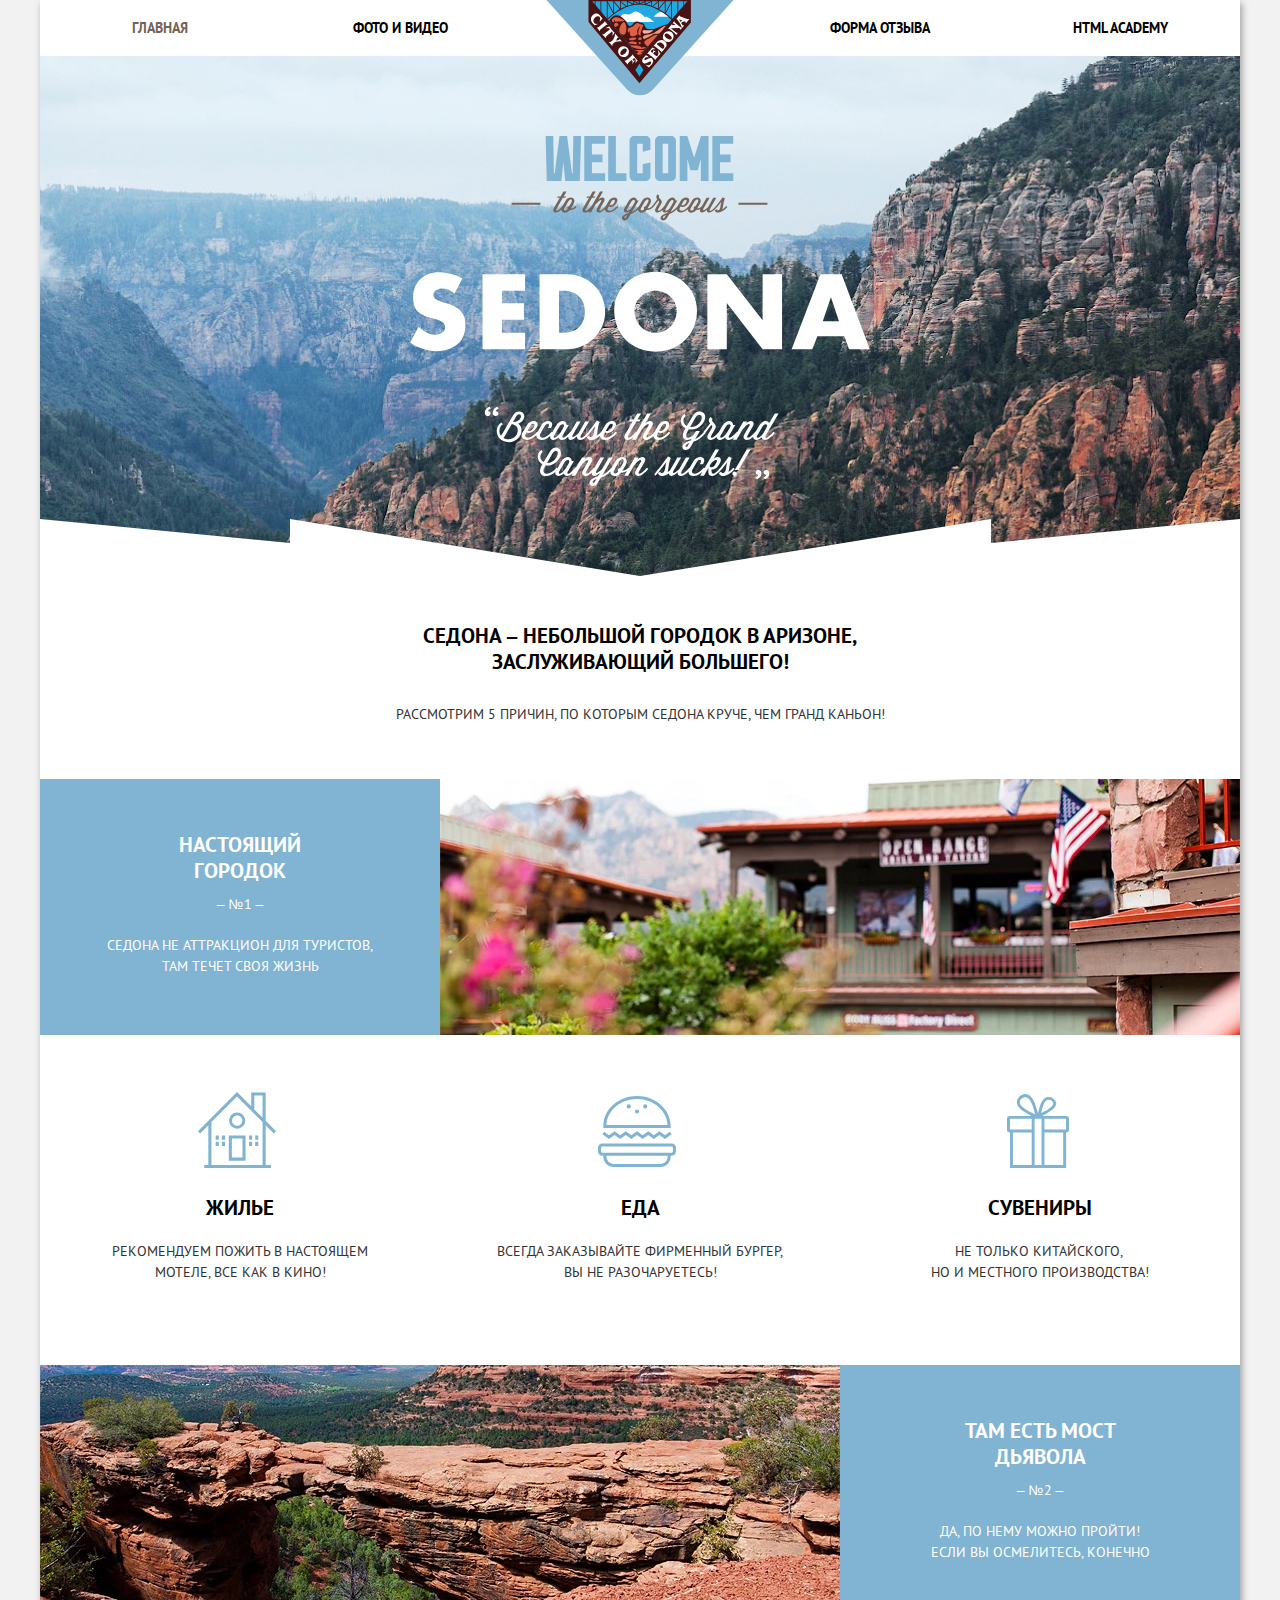
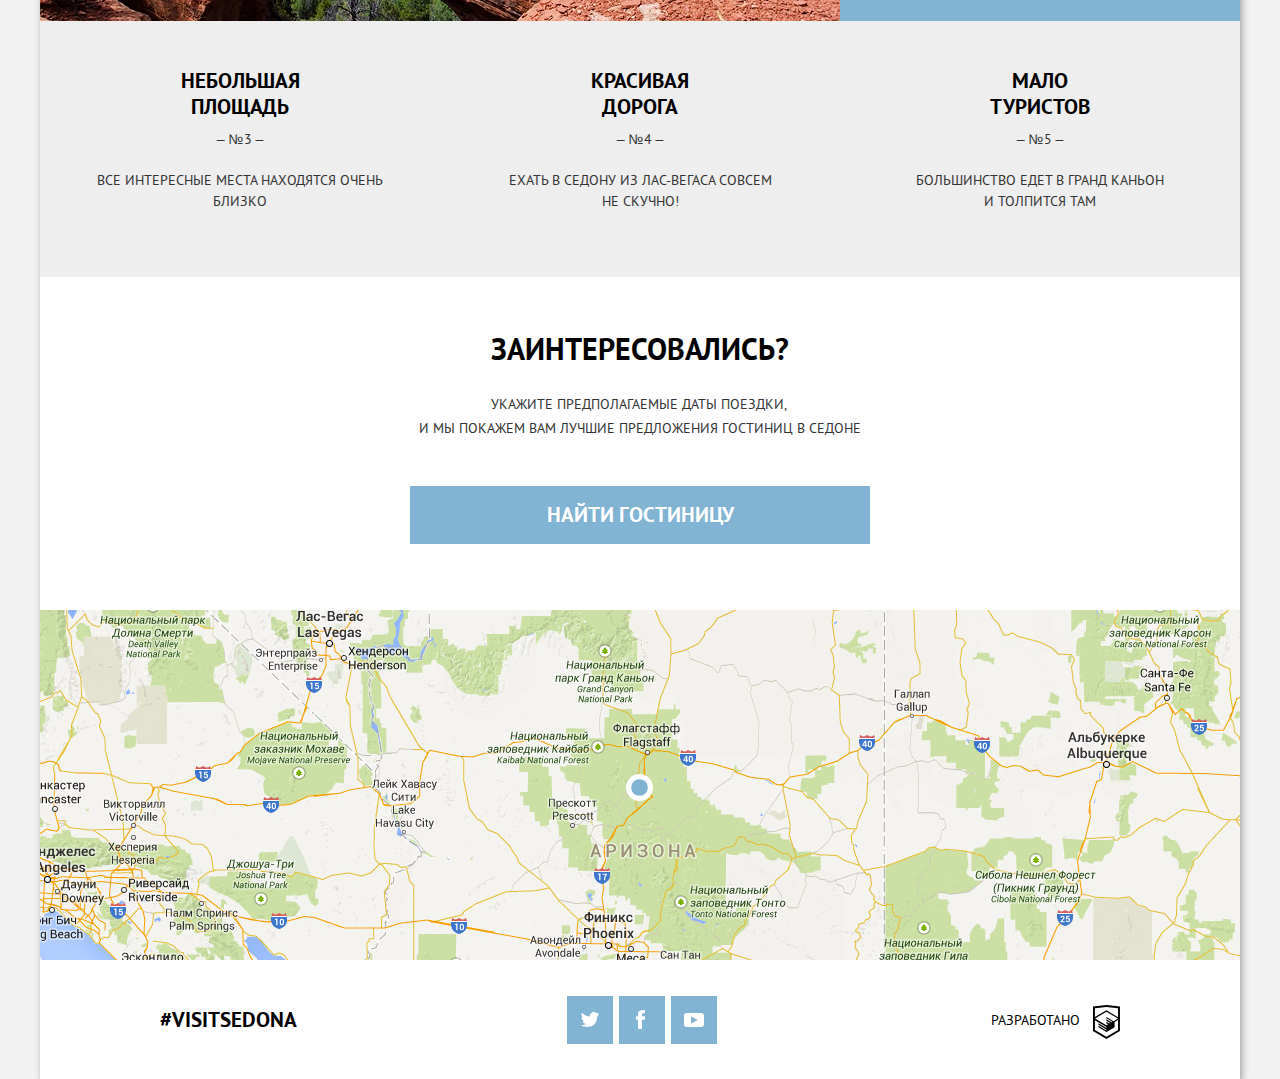
<file: index.html>
<!DOCTYPE html><html lang="ru"><head><meta charset="utf-8"><title>Седона</title><meta name="viewport" content="width=device-width,initial-scale=1"><link rel="preload" href="/fonts/ptsans.woff2" as="font"><link rel="preload" href="/fonts/ptsansbold.woff2" as="font"><link rel="stylesheet" href="css/style.min.css"></head><body><div style="display:none"><svg xmlns="http://www.w3.org/2000/svg"><symbol id="icon-build-htmlacademy"><path d="M13.62.017L13.472 0 0 1.412v24.661l13.473 8.017 13.43-7.99.042-.025V1.412L13.62.017zm11.399 12.11L13.495 5.334l-.001-.104-.087.05-.088-.056v.109L1.925 12.118V3.147l11.548-1.212L25.02 3.147v8.98zm-11.614-5.34L24.923 13.5l-4.479 2.64-7.093-4.221-.014 1.415 5.904 3.513-.86.507-5.03-2.992-.014 1.415 3.827 2.275-.782.523-3.031-1.787-.014 1.413 1.853 1.091-1.8 1.081-11.356-6.751 11.371-6.835zm-11.48 8.34l11.411 6.791.016 1.044-7.942-4.728-.015 1.416 7.979 4.795.018 1.076-7.973-4.74-.013 1.414 8.021 4.822.046.025 8.143-4.872-.011-5.177 3.415-2.036v10.021L13.472 31.85 1.925 24.979v-9.852z"></path></symbol><symbol id="icon-build-video-fullscreen"><path d="M0 0v6h3V3h3V0H3zm3 14H0v6h6v-3H3zM17 0h-3v3h3v3h3V0zm0 17h-3v3h6v-6h-3z"></path></symbol><symbol id="icon-build-video-replay"><path d="M8 4V0L3 5l5 5V6c3.315 0 6 2.686 6 6s-2.685 6-6 6-6-2.686-6-6H0c0 4.42 3.58 8 8 8s8-3.58 8-8-3.58-8-8-8z"></path></symbol><symbol id="icon-build-video-subtitles"><path d="M29 0H3C1.35 0 0 1.35 0 3v14c0 1.65 1.35 3 3 3h26c1.65 0 3-1.35 3-3V3c0-1.65-1.35-3-3-3zM14.403 15.854a8.61 8.61 0 0 1-1.678.164 5.986 5.986 0 0 1-1.976-.323c-.623-.214-1.172-.562-1.646-1.041s-.852-1.103-1.133-1.868c-.28-.766-.419-1.695-.419-2.786 0-1.134.157-2.085.471-2.851.315-.768.723-1.384 1.224-1.854a4.53 4.53 0 0 1 1.679-1.008 5.86 5.86 0 0 1 1.852-.307c.66 0 1.22.045 1.678.134.457.087.835.192 1.133.313l-.448 1.92a3.332 3.332 0 0 0-.902-.265A8.244 8.244 0 0 0 12.973 6c-.915 0-1.649.325-2.206.977-.558.651-.836 1.663-.836 3.031 0 .598.067 1.142.199 1.632.132.493.334.913.603 1.26.271.349.607.619 1.01.812.402.193.867.29 1.396.29.496 0 .915-.049 1.257-.148.342-.099.639-.227.893-.38l.463 1.841c-.354.249-.803.43-1.349.539zm8.698 0a8.618 8.618 0 0 1-1.678.164 5.986 5.986 0 0 1-1.976-.323c-.623-.214-1.172-.562-1.646-1.041s-.852-1.103-1.133-1.868c-.281-.767-.421-1.695-.421-2.786 0-1.134.157-2.085.471-2.851.314-.768.723-1.384 1.223-1.854a4.526 4.526 0 0 1 1.68-1.008 5.858 5.858 0 0 1 1.851-.307c.661 0 1.221.045 1.678.134a6.05 6.05 0 0 1 1.133.313l-.446 1.918a3.314 3.314 0 0 0-.901-.265A8.569 8.569 0 0 0 21.67 6c-.915 0-1.649.325-2.206.977-.558.651-.836 1.663-.836 3.031 0 .598.067 1.142.199 1.632.132.493.334.913.603 1.26.271.349.606.619 1.009.812.402.193.868.29 1.396.29.497 0 .915-.049 1.257-.148.342-.099.64-.227.894-.38l.463 1.841c-.353.249-.803.43-1.348.539z"></path></symbol></svg></div><div class="page-wrapper"><header class="page-header"><nav class="main-nav main-nav--closed main-nav--nojs"><button class="main-nav__toggle" type="button"><span class="visually-hidden">Открыть меню</span></button><ul class="main-nav__list site-list"><li class="site-list__item"><a class="site-list__link site-list__link--current">Главная</a></li><li class="site-list__item"><a class="site-list__link" href="photo.html">Фото и видео</a></li><li class="site-list__item"><a class="site-list__link" href="form.html">Форма отзыва</a></li><li class="site-list__item"><a class="site-list__link" href="https://htmlacademy.ru/">Html Academy</a></li></ul><a class="main-nav__logo"><picture><source media="(min-width: 1200px)" srcset="img/logo-sedona-desktop.svg"><source media="(min-width: 768px)" srcset="img/logo-sedona-tablet.svg"><img class="main-nav__logo-image" src="img/logo-sedona-mobile.svg" width="102" height="83" alt="Седона"></picture></a></nav><div class="page-header__image"><img class="page-header__text-logo" src="img/text-sedona-index.svg" width="284" height="214" alt="Текст логотипа"></div></header><main class="page-main"><div class="page-main__title-wrapper"><h1 class="page-main__title page-main__title--index">Седона &ndash; небольшой городок в Аризоне, заслуживающий большего!</h1><p class="page-main__title-description page-main__title-description--index">Рассмотрим 5 причин, по которым Седона круче, чем гранд каньон!</p></div><section class="advantages"><h2 class="visually-hidden">Наши преимущества</h2><div class="advantages__list"><div class="advantages__item-wrapper"><div class="advantages__item advantages__item--triangle"><h3 class="advantages__item-name">Настоящий городок</h3><p class="advantages__number advantages__number--color">&ndash; №1 &ndash;</p><p class="advantages__item-details">Седона не аттракцион для туристов, там течет своя жизнь</p></div><div class="advantages__photo-wrapper"><picture class="advantages__photo-positioner"><source type="image/webp" media="(min-width: 1200px)" srcset="img/main-city-desktop@1x.webp, img/main-city-desktop@2x.webp 2x"><source type="image/webp" media="(min-width: 768px)" srcset="img/main-city-tablet@1x.webp, img/main-city-tablet@2x.webp 2x"><source type="image/webp" srcset="img/main-city-mobile@1x.webp, img/main-city-mobile@2x.webp 2x"><source media="(min-width: 1200px)" srcset="img/main-city-desktop@1x.jpg, img/main-city-desktop@2x.jpg 2x"><source media="(min-width: 768px)" srcset="img/main-city-tablet@1x.jpg, img/main-city-tablet@2x.jpg 2x"><img class="advantages__photo" src="img/main-city-mobile@1x.jpg" srcset="img/main-city-mobile@2x.jpg 2x" alt="Фото города"></picture></div></div><ul class="advantages__features features-list"><li class="features-list__item features-list__item--icon-house"><b class="features-list__item-category">Жилье</b><p class="features-list__item-recomendation features-list__item-recomendation--house">Рекомендуем пожить в настоящем мотеле, все как в кино!</p></li><li class="features-list__item features-list__item--icon-gift"><b class="features-list__item-category">Cувениры</b><p class="features-list__item-recomendation features-list__item-recomendation--gift">Не только китайского,&nbsp;<br class="features-list__break-words">но и местного производства!</p></li><li class="features-list__item features-list__item--icon-burger"><b class="features-list__item-category">Еда</b><p class="features-list__item-recomendation features-list__item-recomendation--burger">Всегда заказывайте фирменный бургер, вы не разочаруетесь!</p></li></ul><div class="advantages__item-wrapper advantages__item-wrapper--reverse"><div class="advantages__item"><h3 class="advantages__item-name">Там есть мост дьявола</h3><p class="advantages__number advantages__number--color">&ndash; №2 &ndash;</p><p class="advantages__item-details advantages__item-details--desktop">Да, по нему можно пройти! Если вы осмелитесь, конечно</p></div><div class="advantages__photo-wrapper"><picture class="advantages__photo-positioner"><source type="image/webp" media="(min-width: 1200px)" srcset="img/main-bridge-desktop@1x.webp, img/main-bridge-desktop@2x.webp 2x"><source type="image/webp" media="(min-width: 768px)" srcset="img/main-bridge-tablet@1x.webp, img/main-bridge-tablet@2x.webp 2x"><source type="image/webp" srcset="img/main-bridge-mobile@1x.webp, img/main-bridge-mobile@2x.webp 2x"><source media="(min-width: 1200px)" srcset="img/main-bridge-desktop@1x.jpg, img/main-bridge-desktop@2x.jpg 2x"><source media="(min-width: 768px)" srcset="img/main-bridge-tablet@1x.jpg, img/main-bridge-tablet@2x.jpg 2x"><img class="advantages__photo" src="img/main-bridge-mobile@1x.jpg" srcset="img/main-bridge-mobile@2x.jpg 2x" alt="Фото моста дьявола"></picture></div></div><div class="advantages__item-wrapper advantages__item-wrapper--reset"><div class="advantages__item advantages__item--reset"><h3 class="advantages__item-name advantages__item-name--reset">Небольшая площадь</h3><p class="advantages__number advantages__number--reset">&ndash; №3 &ndash;</p><p class="advantages__item-details advantages__item-details--border advantages__item-details--width-desktop">Все интересные места находятся очень близко</p></div><div class="advantages__item advantages__item--reset"><h3 class="advantages__item-name advantages__item-name--reset">Красивая дорога</h3><p class="advantages__number advantages__number--reset">&ndash; №4 &ndash;</p><p class="advantages__item-details advantages__item-details--border advantages__item-details--width">Ехать в седону из лас-вегаса совсем не скучно!</p></div><div class="advantages__item advantages__item--reset"><h3 class="advantages__item-name advantages__item-name--reset">Мало туристов</h3><p class="advantages__number advantages__number--reset">&ndash; №5 &ndash;</p><p class="advantages__item-details advantages__item-details--border advantages__item-details--noborder">Большинство едет в гранд каньон и толпится там</p></div></div></div></section><section class="book"><h2 class="book__title">Заинтересовались?</h2><p class="book__description">Укажите предполагаемые даты поездки,&nbsp;<br class="book__word-wrap">и мы покажем вам лучшие предложения гостиниц в седоне</p><a class="button button--search" href="#">Найти гостиницу</a></section><section class="map"><h2 class="visually-hidden">Карта поиска</h2><div class="map__image-wrapper"><picture><source media="(min-width: 1200px)" srcset="img/bg-map-desktop@1x.jpg, img/bg-map-desktop@2x.jpg 2x"><source media="(min-width: 768px)" srcset="img/bg-map-tablet@1x.jpg, img/bg-map-tablet@2x.jpg 2x"><img class="map__image" src="img/bg-map-mobile@1x.jpg" srcset="img/bg-map-mobile@2x.jpg 2x" alt="Карта поиска"></picture><div id="map" class="map__ineractive"></div></div></section></main><footer class="page-footer"><b class="page-footer__hashtag hashtag"><a class="hashtag__link" href="#">#visitsedona</a></b><div class="page-footer__social social"><ul class="social__list"><li class="social__item"><a class="social__link social__link--twitter" href="https://twitter.com"><span class="visually-hidden">Мы в Твиттер</span></a></li><li class="social__item"><a class="social__link social__link--facebook" href="https://www.facebook.com"><span class="visually-hidden">Мы в Фейсбук</span></a></li><li class="social__item"><a class="social__link social__link--youtube" href="https://www.youtube.com"><span class="visually-hidden">Мы на Ютюб</span></a></li></ul></div><div class="page-footer__copyright copyright"><b class="copyright__text">Разработано</b> <a class="copyright__link" href="https://htmlacademy.ru/intensive/adaptive"><span class="visually-hidden">HTML Academy</span> <svg class="copyright__link-logo" width="27px" height="34px"><use xlink:href="#icon-build-htmlacademy"></use></svg></a></div></footer></div><script src="js/index.min.js"></script><script src="https://api-maps.yandex.ru/2.1/?lang=ru_RU&onload=init" async=""> </script></body></html>
</file>
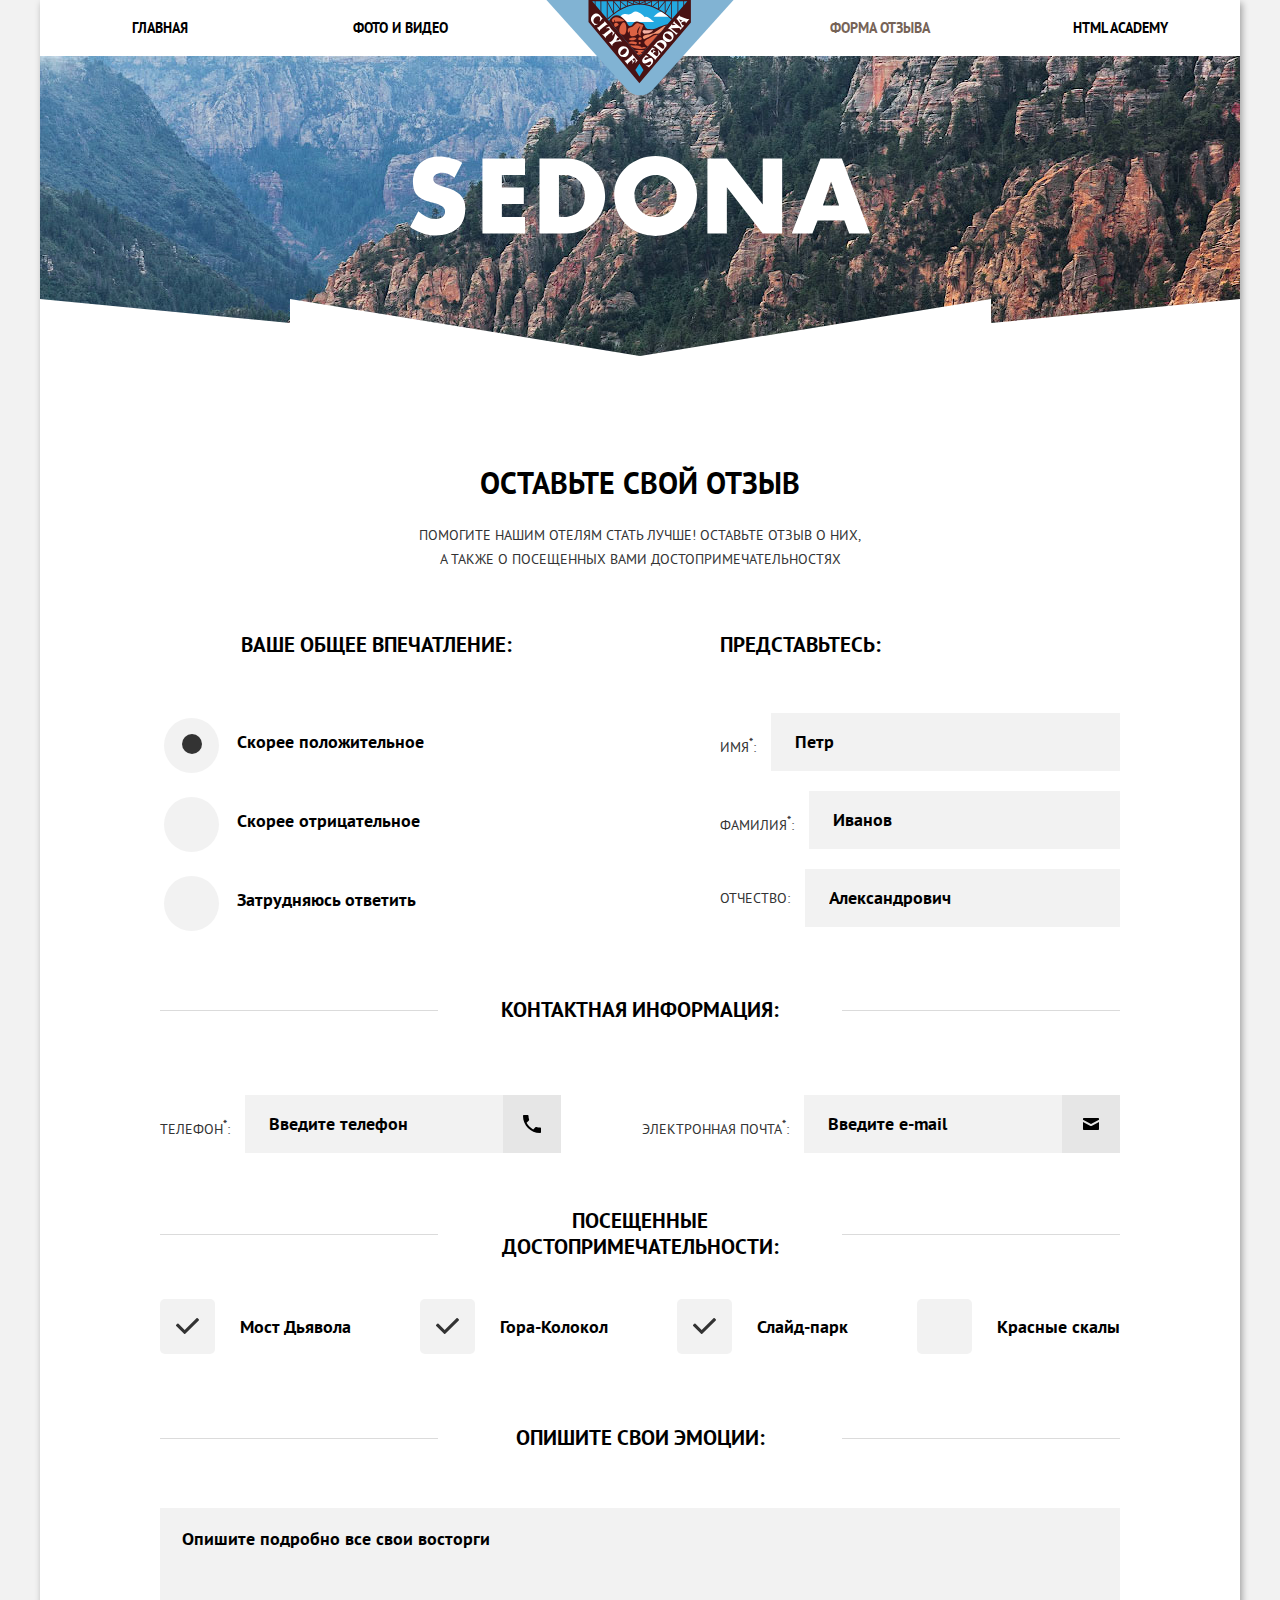
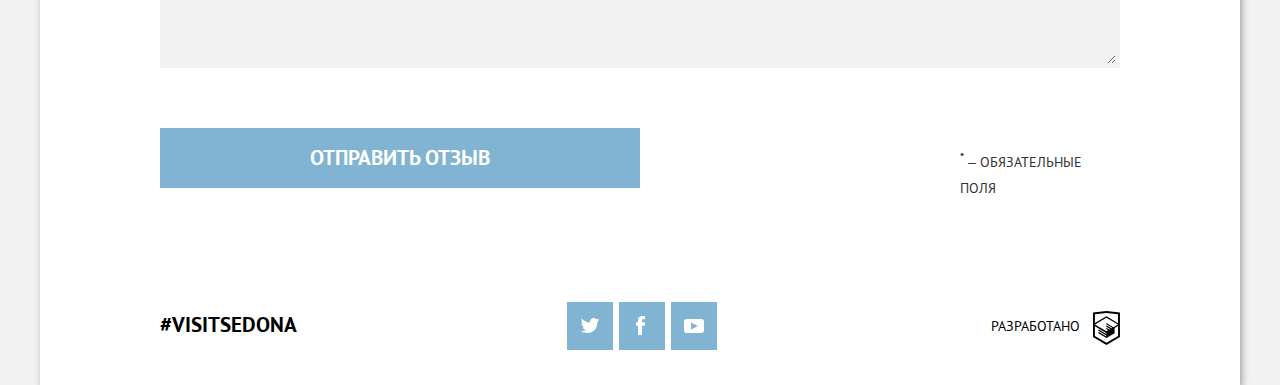
<file: form.html>
<!DOCTYPE html><html lang="ru"><head><meta charset="utf-8"><title>Форма отзывов</title><meta name="viewport" content="width=device-width,initial-scale=1"><link rel="preload" href="/fonts/ptsans.woff2" as="font"><link rel="preload" href="/fonts/ptsansbold.woff2" as="font"><link rel="stylesheet" href="css/style.min.css"></head><body><div style="display:none"><svg xmlns="http://www.w3.org/2000/svg"><symbol id="icon-build-htmlacademy"><path d="M13.62.017L13.472 0 0 1.412v24.661l13.473 8.017 13.43-7.99.042-.025V1.412L13.62.017zm11.399 12.11L13.495 5.334l-.001-.104-.087.05-.088-.056v.109L1.925 12.118V3.147l11.548-1.212L25.02 3.147v8.98zm-11.614-5.34L24.923 13.5l-4.479 2.64-7.093-4.221-.014 1.415 5.904 3.513-.86.507-5.03-2.992-.014 1.415 3.827 2.275-.782.523-3.031-1.787-.014 1.413 1.853 1.091-1.8 1.081-11.356-6.751 11.371-6.835zm-11.48 8.34l11.411 6.791.016 1.044-7.942-4.728-.015 1.416 7.979 4.795.018 1.076-7.973-4.74-.013 1.414 8.021 4.822.046.025 8.143-4.872-.011-5.177 3.415-2.036v10.021L13.472 31.85 1.925 24.979v-9.852z"></path></symbol><symbol id="icon-build-video-fullscreen"><path d="M0 0v6h3V3h3V0H3zm3 14H0v6h6v-3H3zM17 0h-3v3h3v3h3V0zm0 17h-3v3h6v-6h-3z"></path></symbol><symbol id="icon-build-video-replay"><path d="M8 4V0L3 5l5 5V6c3.315 0 6 2.686 6 6s-2.685 6-6 6-6-2.686-6-6H0c0 4.42 3.58 8 8 8s8-3.58 8-8-3.58-8-8-8z"></path></symbol><symbol id="icon-build-video-subtitles"><path d="M29 0H3C1.35 0 0 1.35 0 3v14c0 1.65 1.35 3 3 3h26c1.65 0 3-1.35 3-3V3c0-1.65-1.35-3-3-3zM14.403 15.854a8.61 8.61 0 0 1-1.678.164 5.986 5.986 0 0 1-1.976-.323c-.623-.214-1.172-.562-1.646-1.041s-.852-1.103-1.133-1.868c-.28-.766-.419-1.695-.419-2.786 0-1.134.157-2.085.471-2.851.315-.768.723-1.384 1.224-1.854a4.53 4.53 0 0 1 1.679-1.008 5.86 5.86 0 0 1 1.852-.307c.66 0 1.22.045 1.678.134.457.087.835.192 1.133.313l-.448 1.92a3.332 3.332 0 0 0-.902-.265A8.244 8.244 0 0 0 12.973 6c-.915 0-1.649.325-2.206.977-.558.651-.836 1.663-.836 3.031 0 .598.067 1.142.199 1.632.132.493.334.913.603 1.26.271.349.607.619 1.01.812.402.193.867.29 1.396.29.496 0 .915-.049 1.257-.148.342-.099.639-.227.893-.38l.463 1.841c-.354.249-.803.43-1.349.539zm8.698 0a8.618 8.618 0 0 1-1.678.164 5.986 5.986 0 0 1-1.976-.323c-.623-.214-1.172-.562-1.646-1.041s-.852-1.103-1.133-1.868c-.281-.767-.421-1.695-.421-2.786 0-1.134.157-2.085.471-2.851.314-.768.723-1.384 1.223-1.854a4.526 4.526 0 0 1 1.68-1.008 5.858 5.858 0 0 1 1.851-.307c.661 0 1.221.045 1.678.134a6.05 6.05 0 0 1 1.133.313l-.446 1.918a3.314 3.314 0 0 0-.901-.265A8.569 8.569 0 0 0 21.67 6c-.915 0-1.649.325-2.206.977-.558.651-.836 1.663-.836 3.031 0 .598.067 1.142.199 1.632.132.493.334.913.603 1.26.271.349.606.619 1.009.812.402.193.868.29 1.396.29.497 0 .915-.049 1.257-.148.342-.099.64-.227.894-.38l.463 1.841c-.353.249-.803.43-1.348.539z"></path></symbol></svg></div><div class="page-wrapper"><header class="page-header"><nav class="main-nav main-nav--closed main-nav--nojs"><button class="main-nav__toggle" type="button"><span class="visually-hidden">Открыть меню</span></button><ul class="main-nav__list site-list"><li class="site-list__item"><a class="site-list__link" href="index.html">Главная</a></li><li class="site-list__item"><a class="site-list__link" href="photo.html">Фото и видео</a></li><li class="site-list__item"><a class="site-list__link site-list__link--current">Форма отзыва</a></li><li class="site-list__item"><a class="site-list__link" href="https://htmlacademy.ru/">Html Academy</a></li></ul><a class="main-nav__logo" href="index.html"><picture><source media="(min-width: 1200px)" srcset="img/logo-sedona-desktop.svg"><source media="(min-width: 768px)" srcset="img/logo-sedona-tablet.svg"><img class="main-nav__logo-image" src="img/logo-sedona-mobile.svg" width="102" height="83" alt="Седона"></picture></a></nav><div class="page-header__image page-header__image--other-page"><img class="page-header__text-logo page-header__text-logo--other-page" src="img/text-sedona.svg" width="229" height="39" alt="Текст логотипа"></div></header><main class="page-main"><div class="page-main__title-wrapper page-main__title-wrapper--form"><h1 class="page-main__title page-main__title--form">Оставьте свой отзыв</h1><p class="page-main__title-description page-main__title-description--form">Помогите нашим отелям стать лучше! Оставьте отзыв о них, а также о посещенных вами достопримечательностях</p></div><form class="page-main__form form" action="https://echo.htmlacademy.ru" method="post" id="filter-form-id"><fieldset class="form__fieldset form__fieldset--name"><legend class="form__legend form__legend--name">Представьтесь:</legend><ul class="form__list"><li class="form__item form__item--name"><label class="form__label form__label--name" for="name">Имя<sup>*</sup>:</label> <input class="form__input form__input--name" type="text" name="name" id="name" placeholder="Петр" required=""></li><li class="form__item form__item--name"><label class="form__label form__label--name" for="surname">Фамилия<sup>*</sup>:</label> <input class="form__input form__input--name" type="text" name="surname" id="surname" placeholder="Иванов" required=""></li><li class="form__item form__item--name"><label class="form__label form__label--name" for="middle-name">Отчество:</label> <input class="form__input form__input--name" type="text" name="middle-name" id="middle-name" placeholder="Александрович"></li></ul></fieldset><fieldset class="form__fieldset form__fieldset--contacts"><legend class="form__legend form__legend--contacts"><span class="form__text-stroke">Контактная информация:</span></legend><ul class="form__list form__list--desktop"><li class="form__item form__item--contacts form__item--desktop"><label class="form__label form__label--contacts" for="tel"><span class="form__label-hidden">Контактный </span>телефон<sup>*</sup>:</label><div class="form__input-wrapper"><input class="form__input form__input--contacts" type="tel" name="tel" id="tel" placeholder="Введите телефон" required=""><div class="form__input-icon-phone"></div></div></li><li class="form__item form__item--contacts form__item--desktop"><label class="form__label form__label--contacts" for="email">Электронная почта<sup>*</sup>:</label><div class="form__input-wrapper"><input class="form__input form__input--contacts" type="email" name="email" id="email" placeholder="Введите e-mail" required=""><div class="form__input-icon-mail"></div></div></li></ul></fieldset><fieldset class="form__fieldset form__fieldset--impression"><legend class="form__legend form__legend--impression">Ваше общее впечатление:</legend><ul class="form__list"><li class="form__item form__item--impression"><input class="form__input form__input-radio visually-hidden" type="radio" name="impression" id="positive" value="" checked=""> <label class="form__label form__label--impression" for="positive">Скорее положительное</label></li><li class="form__item form__item--impression"><input class="form__input form__input-radio visually-hidden" type="radio" name="impression" id="negative" value=""> <label class="form__label form__label--impression" for="negative">Скорее отрицательное</label></li><li class="form__item form__item--impression"><input class="form__input form__input-radio visually-hidden" type="radio" name="impression" id="neutral" value=""> <label class="form__label form__label--impression" for="neutral">Затрудняюсь ответить</label></li></ul></fieldset><fieldset class="form__fieldset form__fieldset--visited"><legend class="form__legend form__legend--visited"><span class="form__text-stroke">Посещенные достопримечательности:</span></legend><ul class="form__list form__list--visited"><li class="form__item form__item--visited"><input class="form__input form__input-checkbox visually-hidden" type="checkbox" name="bridge" id="bridge" value="" checked=""> <label class="form__label form__label--visited" for="bridge">Мост Дьявола</label></li><li class="form__item form__item--visited"><input class="form__input form__input-checkbox visually-hidden" type="checkbox" name="bell" id="bell" value="" checked=""> <label class="form__label form__label--visited" for="bell">Гора-Колокол</label></li><li class="form__item form__item--visited"><input class="form__input form__input-checkbox visually-hidden" type="checkbox" name="park" id="park" value="" checked=""> <label class="form__label form__label--visited" for="park">Слайд-парк</label></li><li class="form__item form__item--visited"><input class="form__input form__input-checkbox visually-hidden" type="checkbox" name="rocks" id="rocks" value=""> <label class="form__label form__label--visited" for="rocks">Красные скалы</label></li></ul></fieldset><div class="form__emotions-wrapper"><label class="form__label form__label--textarea" for="emotions"><span class="form__text-stroke">Опишите свои эмоции:</span></label> <textarea class="form__review-field" name="emotions" id="emotions" cols="20" rows="4" placeholder="Опишите подробно все свои восторги "></textarea> <button class="button button--send" type="submit">Отправить отзыв</button> <small class="form__legend-sup"><sup>*</sup> &ndash; Обязательные поля</small></div></form></main><footer class="page-footer"><b class="page-footer__hashtag hashtag"><a class="hashtag__link" href="#">#visitsedona</a></b><div class="page-footer__social social"><ul class="social__list"><li class="social__item"><a class="social__link social__link--twitter" href="https://twitter.com"><span class="visually-hidden">Мы в Твиттер</span></a></li><li class="social__item"><a class="social__link social__link--facebook" href="https://www.facebook.com"><span class="visually-hidden">Мы в Фейсбук</span></a></li><li class="social__item"><a class="social__link social__link--youtube" href="https://www.youtube.com"><span class="visually-hidden">Мы на Ютюб</span></a></li></ul></div><div class="page-footer__copyright copyright"><b class="copyright__text">Разработано</b> <a class="copyright__link" href="https://htmlacademy.ru/intensive/adaptive"><span class="visually-hidden">HTML Academy</span> <svg class="copyright__link-logo" width="27px" height="34px"><use xlink:href="#icon-build-htmlacademy"></use></svg></a></div></footer><section class="modal modal--failure"><div class="modal__wrapper modal__wrapper--failure"><h2 class="visually-hidden">Поля формы незаполненны!</h2><p class="modal__notice modal__notice--failure">Что-то пошло не так!</p><p class="modal__information modal__information--failure">Проверьте поля, выделенные красным, скорее всего вы забыли их заполнить</p><button class="button button--ok" type="submit">Ok</button></div></section><section class="modal modal--success"><div class="modal__wrapper modal__wrapper--success"><h2 class="visually-hidden">Поля формы заполнены!</h2><p class="modal__notice">Ваш отзыв отправлен!</p><p class="modal__information">Спасибо за ваше участие, ваш отзыв уже поступил к нам.</p><p class="modal__information">В ближайшее время мы опубликуем его на сайте.</p></div><div class="modal__button-wrapper"><button class="button button--close" type="reset">Закрыть окно</button></div></section></div><script src="js/index.min.js"></script></body></html>
</file>
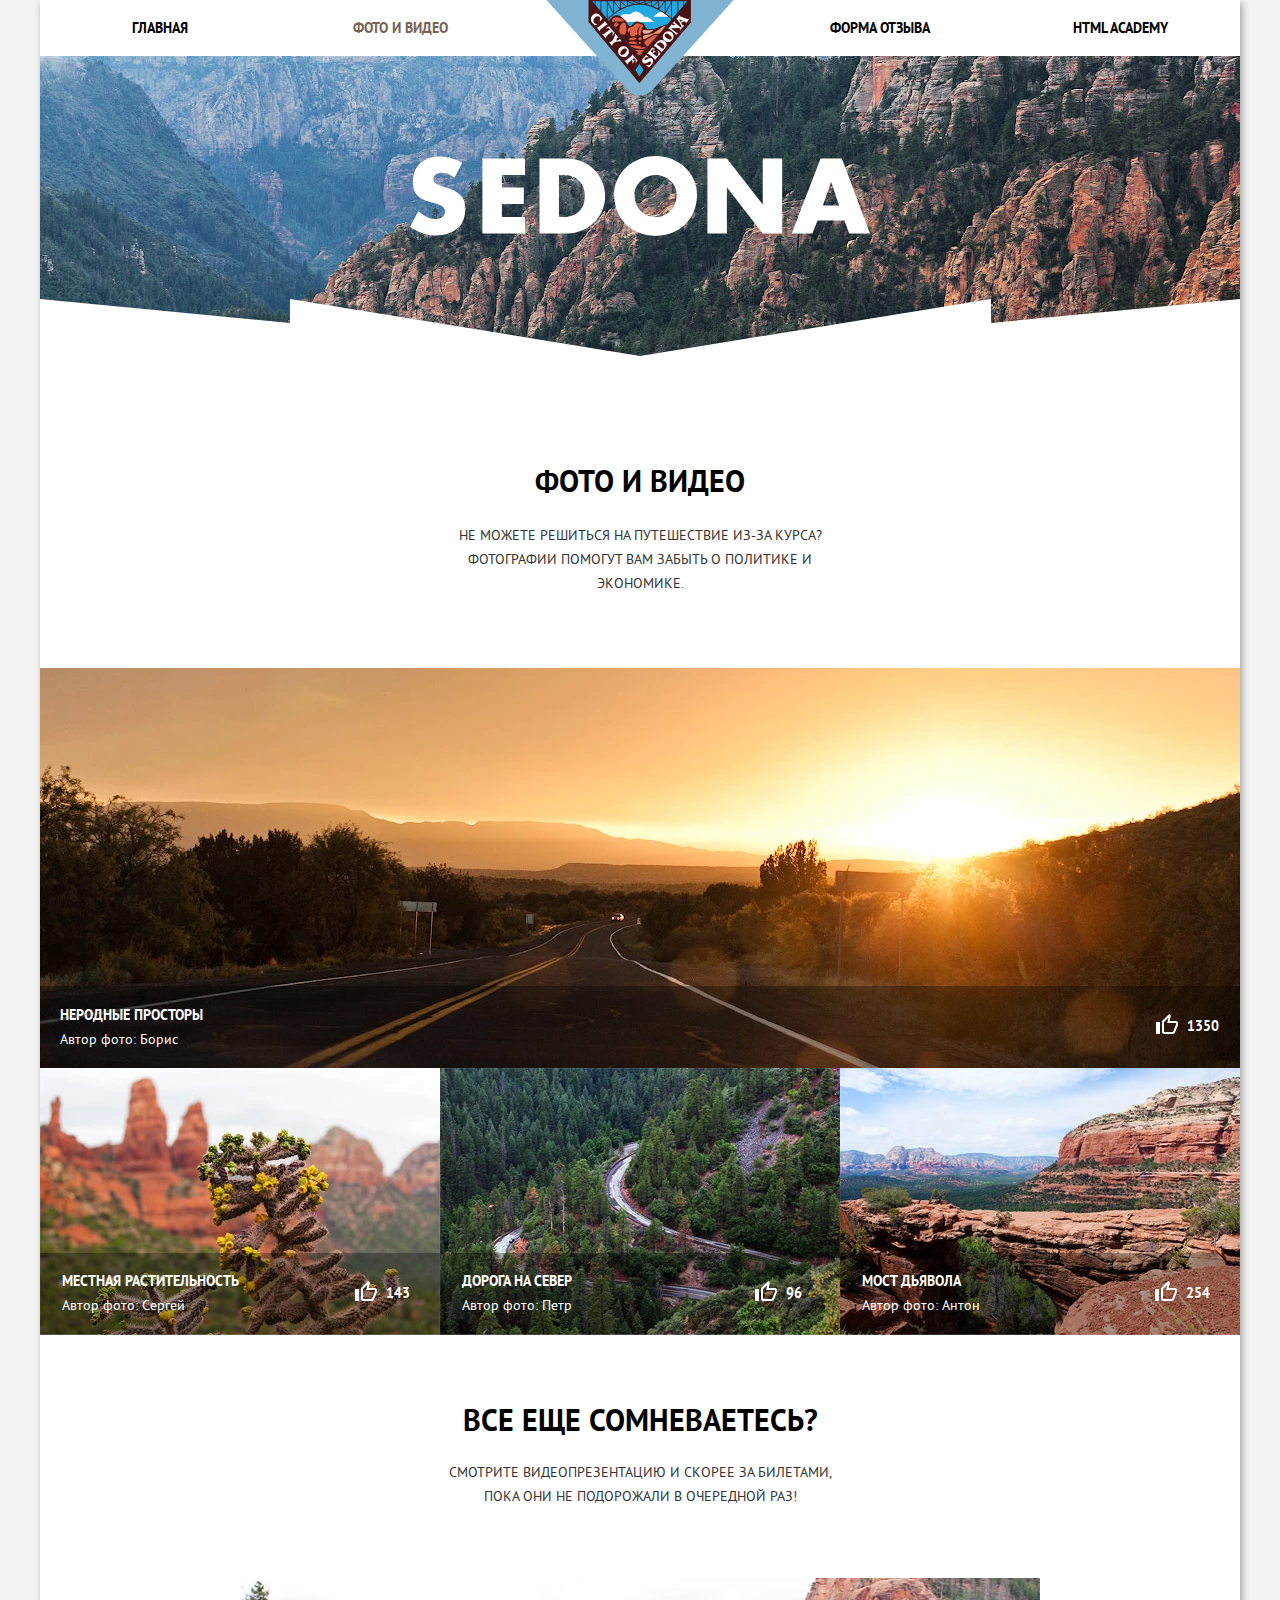
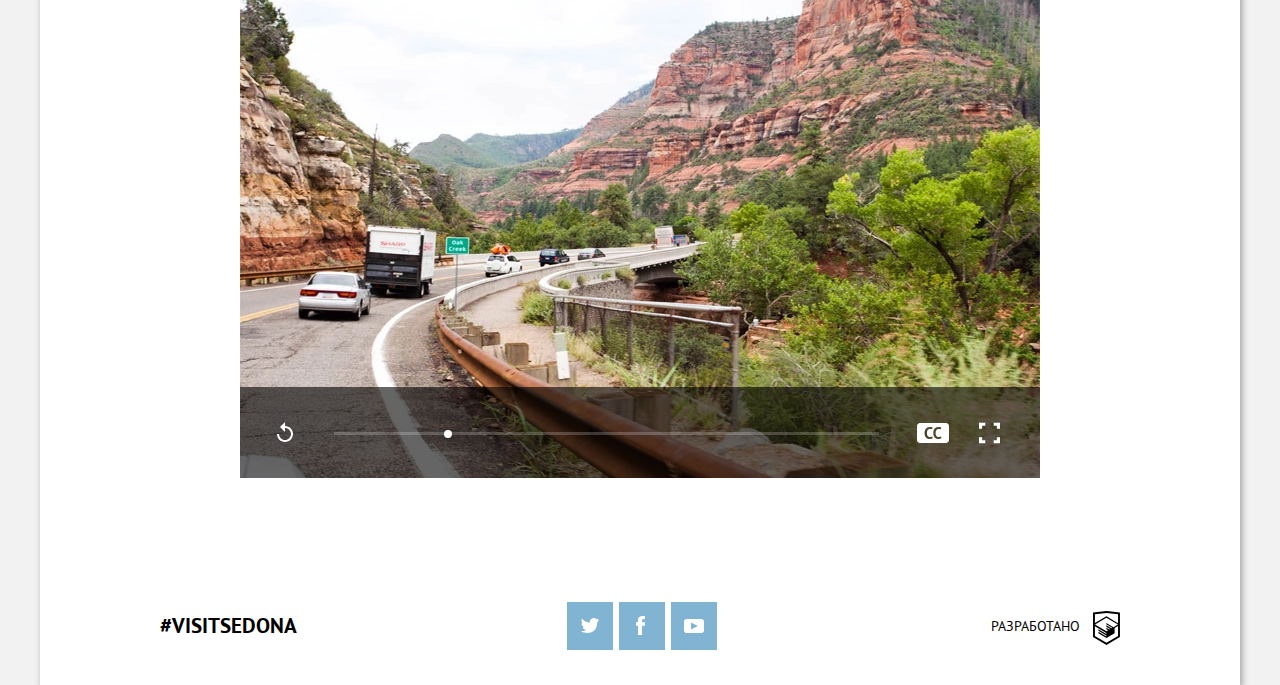
<file: photo.html>
<!DOCTYPE html><html lang="ru"><head><meta charset="utf-8"><title>Фото Седоны</title><meta name="viewport" content="width=device-width,initial-scale=1"><link rel="preload" href="/fonts/ptsans.woff2" as="font"><link rel="preload" href="/fonts/ptsansbold.woff2" as="font"><link rel="stylesheet" href="css/style.min.css"></head><body><div style="display:none"><svg xmlns="http://www.w3.org/2000/svg"><symbol id="icon-build-htmlacademy"><path d="M13.62.017L13.472 0 0 1.412v24.661l13.473 8.017 13.43-7.99.042-.025V1.412L13.62.017zm11.399 12.11L13.495 5.334l-.001-.104-.087.05-.088-.056v.109L1.925 12.118V3.147l11.548-1.212L25.02 3.147v8.98zm-11.614-5.34L24.923 13.5l-4.479 2.64-7.093-4.221-.014 1.415 5.904 3.513-.86.507-5.03-2.992-.014 1.415 3.827 2.275-.782.523-3.031-1.787-.014 1.413 1.853 1.091-1.8 1.081-11.356-6.751 11.371-6.835zm-11.48 8.34l11.411 6.791.016 1.044-7.942-4.728-.015 1.416 7.979 4.795.018 1.076-7.973-4.74-.013 1.414 8.021 4.822.046.025 8.143-4.872-.011-5.177 3.415-2.036v10.021L13.472 31.85 1.925 24.979v-9.852z"></path></symbol><symbol id="icon-build-video-fullscreen"><path d="M0 0v6h3V3h3V0H3zm3 14H0v6h6v-3H3zM17 0h-3v3h3v3h3V0zm0 17h-3v3h6v-6h-3z"></path></symbol><symbol id="icon-build-video-replay"><path d="M8 4V0L3 5l5 5V6c3.315 0 6 2.686 6 6s-2.685 6-6 6-6-2.686-6-6H0c0 4.42 3.58 8 8 8s8-3.58 8-8-3.58-8-8-8z"></path></symbol><symbol id="icon-build-video-subtitles"><path d="M29 0H3C1.35 0 0 1.35 0 3v14c0 1.65 1.35 3 3 3h26c1.65 0 3-1.35 3-3V3c0-1.65-1.35-3-3-3zM14.403 15.854a8.61 8.61 0 0 1-1.678.164 5.986 5.986 0 0 1-1.976-.323c-.623-.214-1.172-.562-1.646-1.041s-.852-1.103-1.133-1.868c-.28-.766-.419-1.695-.419-2.786 0-1.134.157-2.085.471-2.851.315-.768.723-1.384 1.224-1.854a4.53 4.53 0 0 1 1.679-1.008 5.86 5.86 0 0 1 1.852-.307c.66 0 1.22.045 1.678.134.457.087.835.192 1.133.313l-.448 1.92a3.332 3.332 0 0 0-.902-.265A8.244 8.244 0 0 0 12.973 6c-.915 0-1.649.325-2.206.977-.558.651-.836 1.663-.836 3.031 0 .598.067 1.142.199 1.632.132.493.334.913.603 1.26.271.349.607.619 1.01.812.402.193.867.29 1.396.29.496 0 .915-.049 1.257-.148.342-.099.639-.227.893-.38l.463 1.841c-.354.249-.803.43-1.349.539zm8.698 0a8.618 8.618 0 0 1-1.678.164 5.986 5.986 0 0 1-1.976-.323c-.623-.214-1.172-.562-1.646-1.041s-.852-1.103-1.133-1.868c-.281-.767-.421-1.695-.421-2.786 0-1.134.157-2.085.471-2.851.314-.768.723-1.384 1.223-1.854a4.526 4.526 0 0 1 1.68-1.008 5.858 5.858 0 0 1 1.851-.307c.661 0 1.221.045 1.678.134a6.05 6.05 0 0 1 1.133.313l-.446 1.918a3.314 3.314 0 0 0-.901-.265A8.569 8.569 0 0 0 21.67 6c-.915 0-1.649.325-2.206.977-.558.651-.836 1.663-.836 3.031 0 .598.067 1.142.199 1.632.132.493.334.913.603 1.26.271.349.606.619 1.009.812.402.193.868.29 1.396.29.497 0 .915-.049 1.257-.148.342-.099.64-.227.894-.38l.463 1.841c-.353.249-.803.43-1.348.539z"></path></symbol></svg></div><div class="page-wrapper"><header class="page-header"><nav class="main-nav main-nav--closed main-nav--nojs"><button class="main-nav__toggle" type="button"><span class="visually-hidden">Открыть меню</span></button><ul class="main-nav__list site-list"><li class="site-list__item"><a class="site-list__link" href="index.html">Главная</a></li><li class="site-list__item"><a class="site-list__link site-list__link--current">Фото и видео</a></li><li class="site-list__item"><a class="site-list__link" href="form.html">Форма отзыва</a></li><li class="site-list__item"><a class="site-list__link" href="https://htmlacademy.ru/">Html Academy</a></li></ul><a class="main-nav__logo" href="index.html"><picture><source media="(min-width: 1200px)" srcset="img/logo-sedona-desktop.svg"><source media="(min-width: 768px)" srcset="img/logo-sedona-tablet.svg"><img class="main-nav__logo-image" src="img/logo-sedona-mobile.svg" alt="Седона"></picture></a></nav><div class="page-header__image page-header__image--other-page"><img class="page-header__text-logo page-header__text-logo--other-page" src="img/text-sedona.svg" width="229" height="39" alt="Текст логотипа"></div></header><main class="page-main"><div class="page-main__title-wrapper page-main__title-wrapper--photo"><h1 class="page-main__title page-main__title--photo">Фото и видео</h1><p class="page-main__title-description page-main__title-description--photo">Не можете решиться на путешествие из-за курса? Фотографии помогут вам забыть о политике и экономике.</p></div><section class="gallery"><h2 class="visually-hidden">Фотогалерея</h2><ul class="gallery__list"><li class="gallery__item gallery__item--big"><a class="gallery__photo-link" href="#"><picture><source type="image/webp" media="(min-width: 1200px)" srcset="img/photo-sunset-desktop@1x.webp, img/photo-sunset-desktop@2x.webp 2x"><source type="image/webp" media="(min-width: 768px)" srcset="img/photo-sunset-tablet@1x.webp, img/photo-sunset-tablet@2x.webp 2x"><source type="image/webp" srcset="img/photo-sunset-mobile@1x.webp, img/photo-sunset-mobile@2x.webp 2x"><source media="(min-width: 1200px)" srcset="img/photo-sunset-desktop@1x.jpg, img/photo-sunset-desktop@2x.jpg 2x"><source media="(min-width: 768px)" srcset="img/photo-sunset-tablet@1x.jpg, img/photo-sunset-tablet@2x.jpg 2x"><img class="gallery__photo gallery__photo--big" src="img/photo-sunset-mobile@1x.jpg" srcset="img/photo-sunset-mobile@2x.jpg 2x" alt="Неродные просторы"></picture></a><div class="gallery__title-description gallery__title-description--big"><p class="gallery__title">Неродные просторы</p><cite class="gallery__author">Автор фото: Борис</cite> <button class="button gallery__button-like gallery__button-like--big"><span class="visually-hidden">Понравилось</span> <span class="gallery__like-counter">1350</span></button></div></li><li class="gallery__item gallery__item--small"><a class="gallery__photo-link" href="#"><picture><source type="image/webp" media="(min-width: 1200px)" srcset="img/photo-cactus-desktop@1x.webp, img/photo-cactus-desktop@2x.webp 2x"><source type="image/webp" media="(min-width: 768px)" srcset="img/photo-cactus-tablet@1x.webp, img/photo-cactus-tablet@2x.webp 2x"><source type="image/webp" srcset="img/photo-cactus-mobile@1x.webp, img/photo-cactus-mobile@2x.webp 2x"><source media="(min-width: 1200px)" srcset="img/photo-cactus-desktop@1x.jpg, img/photo-cactus-desktop@2x.jpg 2x"><source media="(min-width: 768px)" srcset="img/photo-cactus-tablet@1x.jpg, img/photo-cactus-tablet@2x.jpg 2x"><img class="gallery__photo" src="img/photo-cactus-mobile@1x.jpg" srcset="img/photo-cactus-mobile@2x.jpg 2x" alt="Местная растительность"></picture></a><div class="gallery__title-description"><p class="gallery__title">Местная растительность</p><cite class="gallery__author">Автор фото: Сергей</cite> <button class="button gallery__button-like gallery__button-like--position"><span class="visually-hidden">Понравилось</span> <span class="gallery__like-counter">143</span></button></div></li><li class="gallery__item gallery__item--small"><a class="gallery__photo-link" href="#"><picture><source type="image/webp" media="(min-width: 1200px)" srcset="img/photo-roads-desktop@1x.webp, img/photo-roads-desktop@2x.webp 2x"><source type="image/webp" media="(min-width: 768px)" srcset="img/photo-roads-tablet@1x.webp, img/photo-roads-tablet@2x.webp 2x"><source type="image/webp" srcset="img/photo-roads-mobile@1x.webp, img/photo-roads-mobile@2x.webp 2x"><source media="(min-width: 1200px)" srcset="img/photo-roads-desktop@1x.jpg, img/photo-roads-desktop@2x.jpg 2x"><source media="(min-width: 768px)" srcset="img/photo-roads-tablet@1x.jpg, img/photo-roads-tablet@2x.jpg 2x"><img class="gallery__photo" src="img/photo-roads-mobile@1x.jpg" srcset="img/photo-roads-mobile@2x.jpg 2x" alt="Дорога на север"></picture></a><div class="gallery__title-description gallery__title-description--bg"><p class="gallery__title">Дорога на север</p><cite class="gallery__author">Автор фото: Петр</cite> <button class="button gallery__button-like"><span class="visually-hidden">Понравилось</span> <span class="gallery__like-counter">96</span></button></div></li><li class="gallery__item gallery__item--small"><a class="gallery__photo-link" href="#"><picture><source type="image/webp" media="(min-width: 1200px)" srcset="img/photo-bridge-desktop@1x.webp, img/photo-bridge-desktop@2x.webp 2x"><source type="image/webp" media="(min-width: 768px)" srcset="img/photo-bridge-tablet@1x.webp, img/photo-bridge-tablet@2x.webp 2x"><source type="image/webp" srcset="img/photo-bridge-mobile@1x.webp, img/photo-bridge-mobile@2x.webp 2x"><source media="(min-width: 1200px)" srcset="img/photo-bridge-desktop@1x.jpg, img/photo-bridge-desktop@2x.jpg 2x"><source media="(min-width: 768px)" srcset="img/photo-bridge-tablet@1x.jpg, img/photo-bridge-tablet@2x.jpg 2x"><img class="gallery__photo" src="img/photo-bridge-mobile@1x.jpg" srcset="img/photo-bridge-mobile@2x.jpg 2x" alt="Мост дьявола"></picture></a><div class="gallery__title-description"><p class="gallery__title">Мост дьявола</p><cite class="gallery__author">Автор фото: Антон</cite> <button class="button gallery__button-like gallery__button-like--position"><span class="visually-hidden">Понравилось</span> <span class="gallery__like-counter">254</span></button></div></li></ul></section><section class="video"><div class="video__title-wrapper"><h2 class="video__title">Все еще сомневаетесь?</h2><p class="video__description">Смотрите видеопрезентацию и скорее за билетами, пока они не подорожали в очередной раз!</p></div><picture><source type="image/webp" media="(min-width: 1200px)" srcset="img/video-desktop@1x.webp, img/video-desktop@2x.webp 2x"><source type="image/webp" media="(min-width: 768px)" srcset="img/video-tablet@1x.webp, img/video-tablet@2x.webp 2x"><source type="image/webp" srcset="img/video-mobile@1x.webp, img/video-mobile@2x.webp 2x"><source media="(min-width: 1200px)" srcset="img/video-desktop@1x.jpg, img/video-desktop@2x.jpg 2x"><source media="(min-width: 768px)" srcset="img/video-tablet@1x.jpg, img/video-tablet@2x.jpg 2x"><img class="video__poster" src="img/video-mobile@1x.jpg" srcset="img/video-mobile@2x.jpg 2x" alt="Видео постер"></picture><div class="video__controls control"><div class="control__range"><div class="control__scale"></div><button class="control__toggle"><span class="visually-hidden">Перемотать видео</span></button></div><div class="control__options"><button class="control__replay" aria-label="Повтор"><svg class="control__replay-button" width="16px" height="20px"><title></title><use xlink:href="#icon-build-video-replay"></use></svg></button> <button class="control__subtitles" aria-label="Субтитры"><svg class="control__subtitles-button" width="32px" height="20px" viewBox="0 0 32 20"><use xlink:href="#icon-build-video-subtitles"></use></svg></button> <button class="control__fullscreen" aria-label="На весь экран"><svg class="control__fullscreen-button" width="20px" height="20px" viewBox="0 0 20 20"><use xlink:href="#icon-build-video-fullscreen"></use></svg></button></div></div></section></main><footer class="page-footer"><b class="page-footer__hashtag hashtag"><a class="hashtag__link" href="#">#visitsedona</a></b><div class="page-footer__social social"><ul class="social__list"><li class="social__item"><a class="social__link social__link--twitter" href="https://twitter.com"><span class="visually-hidden">Мы в Твиттер</span></a></li><li class="social__item"><a class="social__link social__link--facebook" href="https://www.facebook.com"><span class="visually-hidden">Мы в Фейсбук</span></a></li><li class="social__item"><a class="social__link social__link--youtube" href="https://www.youtube.com"><span class="visually-hidden">Мы на Ютюб</span></a></li></ul></div><div class="page-footer__copyright copyright"><b class="copyright__text">Разработано</b> <a class="copyright__link" href="https://htmlacademy.ru/intensive/adaptive"><span class="visually-hidden">HTML Academy</span> <svg class="copyright__link-logo" width="27px" height="34px"><use xlink:href="#icon-build-htmlacademy"></use></svg></a></div></footer></div><script src="js/index.min.js"></script></body></html>
</file>
<file: css/style.min.css>
body{min-width:320px;margin:0;padding:0;font-family:"PT Sans","Arial",sans-serif;font-size:14px;line-height:24px;font-weight:400;background-color:#f2f2f2;color:#000}.visually-hidden{position:absolute;width:1px;height:1px;margin:-1px;padding:0;overflow:hidden;white-space:nowrap;border:0;-webkit-clip-path:inset(100%);clip-path:inset(100%);clip:rect(0 0 0 0)}@font-face{font-family:"PT Sans";src:url(../fonts/ptsans.woff2) format("woff2"),url(../fonts/ptsans.woff) format("woff");font-weight:400;font-style:normal;font-display:swap}@font-face{font-family:"PT Sans";src:url(../fonts/ptsansbold.woff2) format("woff2"),url(../fonts/ptsansbold.woff) format("woff");font-weight:700;font-style:normal;font-display:swap}.page-wrapper{width:320px;margin:0 auto;-webkit-box-shadow:2px 3px 7px 0 rgba(0,0,0,.35);box-shadow:2px 3px 7px 0 rgba(0,0,0,.35);background-color:#fff}@media (min-width:768px){.page-wrapper{width:768px}}@media (min-width:1200px){.page-wrapper{width:1200px}}.button,.button--search,.button--send{-webkit-box-sizing:border-box;box-sizing:border-box;background-color:#81b3d2}.button{font-family:"PT Sans","Arial",sans-serif;display:inline-block;vertical-align:middle;text-transform:uppercase;line-height:26px;font-weight:700;color:#fff;border:0;cursor:pointer;font-size:18px}.button--search,.button--send{width:280px;padding:17px 30px;text-decoration:none;font-size:21px}.button--send:hover{background-color:#669ec0}.button--send:active{background-color:#5496bd;color:rgba(255,255,255,.3)}.button--search{padding:16px 0}.button--search:hover{background-color:#669ec0}.button--search:active{background-color:#5496bd;color:rgba(255,255,255,.3)}.button--ok{font-size:21px;padding:17px 78px}.button--ok:hover{background-color:#669ec0}.button--ok:active{background-color:#5496bd;color:rgba(255,255,255,.3)}.button--close{width:100%;padding:17px 65px;font-size:21px}.button--close:hover{background-color:#669ec0}.button--close:active{background-color:#5496bd;color:rgba(255,255,255,.3)}.button--disabled{width:280px;padding:16px 0;text-decoration:none;font-size:21px;-webkit-box-sizing:border-box;box-sizing:border-box;background-color:#e5e5e5}@media (min-width:768px){.button--ok{width:100%}.button--search{width:460px}.button--send{width:50%}.button--disabled{width:460px}}.main-nav{position:relative;padding-bottom:56px;background-color:#fff}.main-nav__list{display:block}.main-nav__logo{position:absolute;top:45px;left:50%;-webkit-transform:translate(-50%,-50%);transform:translate(-50%,-50%);z-index:50}.main-nav--opened .main-nav__toggle,.main-nav__toggle{position:absolute;right:20px;z-index:10;display:block;width:24px;height:24px;border:0;cursor:pointer}.main-nav__toggle{bottom:18px;background-color:#fff}.main-nav--closed .main-nav__toggle::before,.main-nav--opened .main-nav__toggle::before{content:"";position:absolute;top:1px;left:1px;width:24px;height:24px;background-repeat:no-repeat;background-position:0 0}.main-nav--closed .main-nav__toggle::before{background-color:#fff;background-image:url(../img/icon-menu.svg)}.main-nav--opened .main-nav__toggle{top:18px;background-color:transparent}.main-nav--opened .main-nav__toggle:hover{background-color:#81b3d2}.main-nav--opened .main-nav__toggle::before{background-image:url(../img/icon-cross.svg)}@media (max-width:767px){.main-nav--closed .site-list{display:none}.main-nav--opened .site-list{display:block}.main-nav--opened .main-nav__logo{top:267px}.main-nav--nojs .main-nav__toggle{display:none}.main-nav--nojs .main-nav__logo{top:267px}.main-nav--nojs .site-list{display:block}}@media (min-width:768px){.main-nav{position:relative;margin:0;padding-bottom:0}.main-nav__list{display:-webkit-box;display:-ms-flexbox;display:flex;-webkit-box-align:center;-ms-flex-align:center;align-items:center}.main-nav--closed .main-nav__toggle,.main-nav--opened .main-nav__toggle{display:none}}@media (min-width:1200px){.main-nav{background-color:#fff}.main-nav__logo{top:51px}.main-nav__logo-image{width:188px;height:96px}}.page-header__image{height:390px;padding-top:90px;background-color:#b2b3ad;background-image:url(../img/bg-intro-triangle-mobile.svg),url(../img/bg-back-mobile@1x.jpg);background-size:104%,768px 390px;background-repeat:no-repeat,no-repeat;background-position:-1px bottom,center;-webkit-box-sizing:border-box;box-sizing:border-box}@media (-webkit-min-device-pixel-ratio:1.5),(min-resolution:144dpi),(min-resolution:1.5dppx){.page-header__image{background-image:url(../img/bg-intro-triangle-mobile.svg),url(../img/bg-back-mobile@2x.jpg)}}.page-header__text-logo{display:block;width:280px;height:216px;margin:0 auto}.page-header__image--other-page{height:160px;padding-top:52px;background-color:#b2b3ad;background-image:url(../img/bg-intro-triangle-mobile.svg),url(../img/bg-back-mobile@1x.jpg);background-size:104%,768px 390px;background-repeat:no-repeat,no-repeat;background-position:-2px bottom,bottom}@media (-webkit-min-device-pixel-ratio:1.5),(min-resolution:144dpi),(min-resolution:1.5dppx){.page-header__image--other-page{background-image:url(../img/bg-intro-triangle-mobile.svg),url(../img/bg-back-mobile@2x.jpg)}}.page-header__text-logo--other-page{display:block;width:229px;height:39px;margin:0 auto}@media (min-width:768px){.page-header__image{height:520px;padding-top:76px;background-image:url(../img/bg-intro-triangle-tablet.svg),url(../img/bg-back-tablet@1x.jpg);background-size:100%,cover;background-position:0 bottom,center}.page-header__text-logo{display:block;width:460px;height:350px;margin:0 auto}.page-header__image--other-page{height:290px;padding-top:93px;background-image:url(../img/bg-intro-triangle-tablet.svg),url(../img/bg-back-tablet@1x.jpg);background-size:100%,cover;background-repeat:no-repeat,no-repeat;background-position:0 bottom,bottom}.page-header__text-logo--other-page{display:block;width:460px;height:80px;margin:0 auto}}@media (min-width:768px) and (-webkit-min-device-pixel-ratio:1.5),(min-width:768px) and (min-resolution:144dpi),(min-width:768px) and (min-resolution:1.5dppx){.page-header__image,.page-header__image--other-page{background-image:url(../img/bg-intro-triangle-tablet.svg),url(../img/bg-back-tablet@2x.jpg)}}@media (min-width:1200px){.page-header__image,.page-header__image--other-page{height:520px;padding-top:80px;background-image:url(../img/bg-intro-triangle-desktop.svg),url(../img/bg-back-desktop@1x.jpg);background-size:100%,cover;background-position:bottom,center}.page-header__image--other-page{height:300px;padding-top:100px;background-position:bottom}.page-header__text-logo{display:block;width:460px;height:350px;margin:0 auto}.page-header__text-logo--other-page{width:460px;height:80px}}@media (min-width:1200px) and (-webkit-min-device-pixel-ratio:1.5),(min-width:1200px) and (min-resolution:144dpi),(min-width:1200px) and (min-resolution:1.5dppx){.page-header__image,.page-header__image--other-page{background-image:url(../img/bg-intro-triangle-desktop.svg),url(../img/bg-back-desktop@2x.jpg)}}.site-list{margin:0;padding:0;list-style:none}.site-list__item{background-color:#81b3d2;text-align:center;border-top:1px solid rgba(255,255,255,.2);border-bottom:1px solid rgba(0,0,0,.2)}.site-list__item:first-child{border-top:none}.site-list__item:last-child{-webkit-box-shadow:inset 0 -10px 5px -8px rgba(0,0,0,.35);box-shadow:inset 0 -10px 5px -8px rgba(0,0,0,.35);border-bottom:none}.site-list__item:hover:last-child{-webkit-box-shadow:none;box-shadow:none}.site-list__link{display:block;padding:7px 0;font-family:"PT Sans","Arial",sans-serif;color:#fff;font-size:18px;line-height:40px;font-weight:700;text-transform:uppercase;text-decoration:none;-webkit-box-sizing:border-box;box-sizing:border-box}.site-list__link:hover{background-color:#669ec0;-webkit-box-shadow:none;box-shadow:none}.site-list__link:active{opacity:.3;background-color:#5496bd}@media (min-width:768px){.site-list{background-color:#fff}.site-list__item{width:20%;-webkit-box-shadow:none;box-shadow:none;border:0;background-color:transparent}.site-list__item:last-child{-webkit-box-shadow:none;box-shadow:none}.site-list__item:hover{-webkit-box-shadow:none;box-shadow:none}.site-list__item:active,.site-list__item:hover{background-color:transparent}.site-list__item:nth-child(3){margin-left:auto}.site-list__link{padding:15px 0;font-size:14px;line-height:26px;color:#000;background-color:transparent}.site-list__link:active,.site-list__link:hover{background-color:transparent;color:#81b3d2}.site-list__link:active{color:#000}.site-list__link--current{color:#766357}.site-list__link--current:active{background-color:transparent;opacity:.3}.site-list__link--current:hover{color:#604e43}}.page-main{background-color:#fff}.page-main__title{margin:0 0 27px;padding:0;font-size:18px;line-height:26px;font-weight:700;text-transform:uppercase}.page-main__title--index{width:260px}.page-main__title--photo{margin-bottom:25px}.page-main__title--form{margin-bottom:28px}.page-main__title-description{margin:0;padding:0;font-size:14px;line-height:26px;font-weight:400;color:#333;text-transform:uppercase}.page-main__title-description--photo{line-height:24px}.page-main__title-description--form{width:280px;line-height:24px}.page-main__form{margin-bottom:36px;padding-top:18px}.page-main__title-wrapper{padding:39px 30px 25px;text-align:center}.page-main__title-wrapper--form{padding:36px 20px 16px;border-bottom:1px solid #e5e5e5}.page-main__title-wrapper--photo{padding:36px 24px 29px}@media (min-width:768px){.page-main__title-wrapper{display:-webkit-box;display:-ms-flexbox;display:flex;-webkit-box-orient:vertical;-webkit-box-direction:normal;-ms-flex-direction:column;flex-direction:column;-webkit-box-align:center;-ms-flex-align:center;align-items:center;padding:50px 0}.page-main__title-wrapper--photo{padding-top:73px;padding-bottom:70px}.page-main__title-wrapper--form{padding-top:72px;padding-bottom:75px;border-bottom:none}.page-main__title{width:400px;font-size:21px;line-height:26px}.page-main__title--form,.page-main__title--photo{margin-bottom:28px;font-size:30px;line-height:30px}.page-main__title--form{margin-bottom:30px}.page-main__title-description{width:442px}.page-main__title-description--photo{width:430px}.page-main__title-description--index{width:auto}.page-main__title--index{width:460px;font-size:21px}.page-main__form{padding:0 60px}}@media (min-width:1200px){.page-main{background-color:#fff}.page-main__form{padding:0 120px}.page-main__title{width:446px;margin-bottom:26px}.page-main__title--photo{margin-bottom:27px}.page-main__title--form{margin-bottom:25px}.page-main__title-wrapper{padding-top:47px;padding-bottom:52px}.page-main__title-wrapper--photo{padding-top:110px;padding-bottom:73px}.page-main__title-wrapper--form{padding-top:112px;padding-bottom:61px}.page-main__title-description--index{width:auto}}.advantages{text-transform:uppercase}.advantages__item{padding:38px 30px 40px;text-align:center;background-color:#81b3d2;color:#fff}.advantages__item-name{width:auto;margin:0 0 9px;padding:0;font-size:18px;line-height:26px;font-weight:700}.advantages__number{width:50px;margin:0 auto 15px;padding:0;line-height:21px;font-weight:400;color:#333}.advantages__number--color{color:#fff}.advantages__item--triangle{position:relative;padding-top:58px}.advantages__item--triangle::before{content:"";position:absolute;top:-18px;left:0;background-image:url(../img/bg-triangle.svg);background-size:100%;background-repeat:no-repeat;background-position:0 0;width:100%;height:37px;z-index:10}.advantages__item--reset{padding:26px 30px 0;background-color:#eee;color:#333}.advantages__item-name--reset{color:#000}.advantages__item-details{width:265px;margin:0;padding:0;line-height:21px;font-weight:400;color:#fff}.advantages__item-details--border{width:256px;padding-bottom:28px;color:#333;border-bottom:1px solid rgba(0,0,0,.1)}.advantages__item-details--noborder{border-bottom:1px solid transparent}.advantages__features{margin:0;padding-top:35px;padding-bottom:38px;padding-left:0;list-style:none}.advantages__photo{display:block;max-width:100%;height:auto}@media (min-width:768px){.advantages__photo-wrapper{width:512px}.advantages__features{margin:0;padding:0;list-style:none}.advantages__features,.advantages__item-wrapper{display:-webkit-box;display:-ms-flexbox;display:flex;-ms-flex-wrap:wrap;flex-wrap:wrap}.advantages__item--triangle::before{display:none}.advantages__item-wrapper--reverse{-webkit-box-orient:horizontal;-webkit-box-direction:reverse;-ms-flex-direction:row-reverse;flex-direction:row-reverse}.advantages__item{-webkit-box-pack:center;-ms-flex-pack:center;justify-content:center;width:256px;padding-top:44px;padding-right:45px;padding-left:45px;-webkit-box-sizing:border-box;box-sizing:border-box}.advantages__item-name{width:151px;margin:0 auto 10px;font-size:21px;line-height:26px;font-weight:700}.advantages__number{margin-bottom:20px}.advantages__item-details{width:166px}.advantages__item--reset{display:-webkit-box;display:-ms-flexbox;display:flex;-webkit-box-orient:vertical;-webkit-box-direction:normal;-ms-flex-direction:column;flex-direction:column;-webkit-box-pack:center;-ms-flex-pack:center;justify-content:center;-webkit-box-align:center;-ms-flex-align:center;align-items:center;padding-top:45px;padding-bottom:44px}.advantages__item-name--reset{width:151px}.advantages__number--reset{margin-bottom:23px}.advantages__item-details--width{width:145px}.advantages__item-details--border{padding:0;border-bottom:none}}@media (min-width:1200px){.advantages__photo-wrapper{width:800px;height:256px;background-size:cover;overflow:hidden}.advantages__photo-positioner{position:relative;top:-73px}.advantages__item{width:400px;padding-top:53px}.advantages__item-details{width:270px;margin:0 auto}.advantages__item-details--border{width:260px}.advantages__item--reset{width:400px;padding:47px 0 65px}.advantages__number{margin-bottom:20px}.advantages__item-name--reset{width:120px;margin:0 auto 9px}.advantages__item-details--width-desktop{width:290px}.advantages__item-details--desktop{width:230px}.advantages__item-details--width{width:279px}}.features-list:first-child{width:210px}.features-list__item{position:relative;margin-bottom:25px;padding-left:70px}.features-list__item:last-child{margin-bottom:0}.features-list__item::before{content:"";position:absolute;top:-10px;left:20px;width:40px;height:50px;background-image:url(../img/icon-house.svg);background-repeat:no-repeat;background-position:0 0;background-size:100%}.features-list__item--icon-gift::before{background-image:url(../img/icon-gift.svg);top:-11px;left:24px;width:32px}.features-list__item--icon-burger::before{background-image:url(../img/icon-burger.svg);top:-1px;left:18px;width:40px}.features-list__item-category{font-size:18px;line-height:26px;font-weight:700;color:#000}.features-list__item-recomendation{width:210px;margin-top:15px;margin-bottom:0;font-size:14px;line-height:21px;font-weight:400;color:#333}.features-list__break-words{display:none}@media (min-width:768px){.features-list{text-align:center;margin-bottom:62px}.features-list__item{width:256px;padding-top:155px;padding-left:0;margin-bottom:0;text-align:center;display:-webkit-box;display:-ms-flexbox;display:flex;-webkit-box-orient:vertical;-webkit-box-direction:normal;-ms-flex-direction:column;flex-direction:column;-webkit-box-align:center;-ms-flex-align:center;align-items:center;-webkit-box-pack:center;-ms-flex-pack:center;justify-content:center}.features-list__item-category{margin-top:5px;margin-bottom:3px;font-size:21px}.features-list__item-recomendation--house{width:166px}.features-list__item-recomendation--gift{width:169px}.features-list__item-recomendation--burger{width:152px}.features-list__item--icon-gift{-webkit-box-ordinal-group:3;-ms-flex-order:2;order:2}.features-list__item::before{top:61px;left:90px;width:77px;height:96px}.features-list__item--icon-burger::before{background-image:url(../img/icon-burger.svg);top:62px;left:87px}.features-list__item--icon-gift::before{background-image:url(../img/icon-gift.svg);width:62px;height:83px;top:60px;left:96px}.features-list__break-words{display:block}}@media (min-width:1200px){.features-list{margin-bottom:82px}.features-list__item{width:400px}.features-list__item-recomendation{width:300px;margin-top:17px}.features-list__item::before{top:57px;left:158px;width:78px;height:96px}.features-list__item--icon-gift::before{background-image:url(../img/icon-gift.svg);top:59px;left:167px;width:62px;height:75px}.features-list__item--icon-burger::before{background-image:url(../img/icon-burger.svg);top:61px}.features-list__break-words{display:block}}.book{padding:26px 20px 48px;background-color:#fff;text-transform:uppercase;text-align:center}.book__title{margin:0 0 20px;padding:0;font-size:21px;line-height:26px;font-weight:700}.book__description{margin:0 0 35px;padding:0;line-height:24px;font-weight:400;color:#333}.book__word-wrap{display:none}@media (min-width:768px){.book{display:-webkit-box;display:-ms-flexbox;display:flex;-webkit-box-orient:vertical;-webkit-box-direction:normal;-ms-flex-direction:column;flex-direction:column;-webkit-box-align:center;-ms-flex-align:center;align-items:center;padding:54px 0 57px}.book__title{margin-bottom:28px;font-size:30px;line-height:30px}.book__description{width:auto;margin-bottom:42px}.book__word-wrap{display:block}}@media (min-width:1200px){.book{padding-top:57px;padding-bottom:66px}.book__description{margin-bottom:46px}}.map__image-wrapper,.map__ineractive{position:relative;width:100%;height:350px}.map__image-wrapper::before{content:"";position:absolute;top:160px;left:147px;width:27px;height:27px;background-image:url(../img/icon-map-marker.svg);background-position:0 0;background-repeat:no-repeat}.map__ineractive{position:absolute;top:0;right:0}@media (min-width:768px){.map__image,.map__image-wrapper{width:100%}.map__image-wrapper::before{top:164px;left:586px}}.gallery__list{margin:0;padding:0;list-style:none}.gallery__item{width:280px;padding:22px 20px 0;border-top:1px solid #e5e5e5}.gallery__item:last-child{border-bottom:1px solid #e5e5e5}.gallery__photo-link{display:block}.gallery__photo{display:block;max-width:100%;height:auto}.gallery__title-description{display:-webkit-box;display:-ms-flexbox;display:flex;-webkit-box-orient:vertical;-webkit-box-direction:normal;-ms-flex-direction:column;flex-direction:column;-webkit-box-align:start;-ms-flex-align:start;align-items:flex-start;-webkit-box-pack:justify;-ms-flex-pack:justify;justify-content:space-between;padding:18px 0 19px}.gallery__title{margin:0;padding:0;list-style:none;font-weight:700;text-transform:uppercase}.gallery__author{font-weight:400;font-style:normal;color:#333}.gallery__button-like{background-image:url(../img/icon-like.svg);background-position:0 2px;background-repeat:no-repeat;padding:0;background-color:#fff}.gallery__like-counter{padding-left:35px;font-size:14px;line-height:24px;font-weight:700;color:#000}@media (min-width:768px){.gallery__item,.gallery__list{display:-webkit-box;display:-ms-flexbox;display:flex}.gallery__list{-ms-flex-wrap:wrap;flex-wrap:wrap;padding:0 60px}.gallery__item{-webkit-box-orient:vertical;-webkit-box-direction:normal;-ms-flex-direction:column;flex-direction:column;-webkit-box-pack:center;-ms-flex-pack:center;justify-content:center;padding:0;border:0}.gallery__item:last-child{border-bottom:none}.gallery__item--big{width:648px}.gallery__item--small{width:324px}.gallery__photo{display:block}.gallery__photo,.gallery__photo--big{max-width:100%;height:auto}.gallery__title-description{position:relative;-webkit-box-flex:0;-ms-flex:none;flex:none;padding:15px 20px 16px;background-color:#f2f2f2}.gallery__title-description--bg{background-color:#eaeaea}.gallery__button-like{position:absolute;top:26px;right:37px;background-position:4px 2px;background-color:inherit}.gallery__button-like--big{right:20px}.gallery__button-like--position{right:31px}}@media (min-width:1200px){.gallery__list{display:-webkit-box;display:-ms-flexbox;display:flex;-ms-flex-wrap:wrap;flex-wrap:wrap;padding:0}.gallery__item{position:relative}.gallery__title-description,.gallery__title-description--big{position:absolute;bottom:0;right:0;width:360px;padding:16px 18px 18px 22px;background-color:rgba(0,0,0,.3);color:#fff}.gallery__title-description--big{width:1160px;padding:17px 20px}.gallery__item--big{width:1200px;height:400px}.gallery__item--small{width:400px}.gallery__author{color:#fff}.gallery__button-like{right:38px;background-image:url(../img/icon-like-white.svg);background-color:transparent}.gallery__button-like--big{right:21px}.gallery__button-like--position{right:30px}.gallery__like-counter{right:34px;color:#fff}}.video{position:relative;margin-bottom:105px;background-color:#fff}.video__title-wrapper{padding:35px 40px 36px;text-transform:uppercase}.video__title{width:245px;font-size:18px;line-height:26px;margin-top:0;margin-bottom:25px;text-align:center;text-transform:uppercase}.video__poster{display:block;max-width:100%;height:auto}.video__description{text-align:center;margin:0;color:#333}.video__controls{position:absolute;width:280px;height:115px;bottom:-70px;left:20px}@media (min-width:768px){.video{margin-bottom:40px;padding:0 60px}.video__title{width:auto;margin-bottom:27px;padding:0;font-size:30px;line-height:30px}.video__title-wrapper{padding:66px 116px 73px}.video__poster{display:block;max-width:100%;height:auto;background-image:url(../img/video-tablet.jpg);background-position:center;background-repeat:no-repeat;background-size:cover}.video__controls{width:648px;bottom:-16px;left:160px}}@media (min-width:1200px){.video{display:-webkit-box;display:-ms-flexbox;display:flex;-webkit-box-orient:vertical;-webkit-box-direction:normal;-ms-flex-direction:column;flex-direction:column;-webkit-box-align:center;-ms-flex-align:center;align-items:center;-webkit-box-pack:center;-ms-flex-pack:center;justify-content:center;margin-bottom:88px;padding:0}.video__title{margin-bottom:25px}.video__title-wrapper{padding:70px 0}.video__poster{width:800px;height:500px}.video__description{width:420px}}.control__range{position:relative;height:24px;padding:22px 24px 0;background-color:rgba(0,0,0,.6)}.control__scale{height:3px;background-color:rgba(255,255,255,.2)}.control__toggle{position:absolute;width:3px;height:3px;top:20px;left:58px;padding:0;background-color:#fff;border:4px solid #fff;border-radius:50%;-webkit-box-shadow:2px 2px 7px 0 rgba(0,0,0,.35);box-shadow:2px 2px 7px 0 rgba(0,0,0,.35);cursor:pointer}.control__toggle:focus{outline:2px dashed #fff;outline-offset:2px}.control__options{display:-webkit-box;display:-ms-flexbox;display:flex;-webkit-box-align:center;-ms-flex-align:center;align-items:center;padding:22px 25px;background-color:#f2f2f2}.control__replay{display:block;height:22px;margin-right:auto;padding:0;border:0;cursor:pointer;background-color:transparent}.control__replay-button{width:18px;height:22px;fill:#5c6870}.control__replay:hover .control__replay-button{fill:#333}.control__replay:active .control__replay-button{fill:rgba(51,51,51,.3)}.control__subtitles{height:22px;margin-right:30px;padding:0;border:0;background-color:transparent;cursor:pointer}.control__subtitles-button{width:32px;height:22px;padding:0;fill:#5c6870}.control__subtitles:hover .control__subtitles-button{fill:#333}.control__subtitles:active .control__subtitles-button{fill:rgba(51,51,51,.3)}.control__fullscreen{height:22px;padding:0;border:0;background-color:transparent;cursor:pointer}.control__fullscreen-button{width:21px;height:22px;padding:0;fill:#5c6870}.control__fullscreen:hover .control__fullscreen-button{fill:#333}.control__fullscreen:active .control__fullscreen-button{fill:rgba(51,51,51,.3)}@media (min-width:768px){.control{position:absolute;width:648px;height:91px;bottom:0;left:60px;padding:0;background-color:rgba(0,0,0,.6)}.control__options{position:relative;display:-webkit-box;display:-ms-flexbox;display:flex;-webkit-box-align:center;-ms-flex-align:center;align-items:center;top:35px;right:0;padding:0 40px 0 37px;background-color:transparent}.control__range{position:absolute;top:40px;right:161px;padding:0;background-color:transparent}.control__scale{position:relative;width:395px;top:5px;right:0}.control__toggle{top:3px;left:113px}.control__replay{background-color:transparent}.control__replay-button{fill:#fff}.control__replay:hover .control__replay-button{fill:rgba(255,255,255,.6)}.control__replay:active .control__replay-button{fill:rgba(255,255,255,.3)}.control__subtitles{background-color:transparent}.control__subtitles-button{fill:#fff}.control__subtitles:hover .control__subtitles-button{fill:rgba(255,255,255,.6)}.control__subtitles:active .control__subtitles-button{fill:rgba(255,255,255,.3)}.control__fullscreen{background-color:transparent}.control__fullscreen-button{fill:#fff}.control__fullscreen:hover .control__fullscreen-button{fill:rgba(255,255,255,.6)}.control__fullscreen:active .control__fullscreen-button{fill:rgba(255,255,255,.3)}}@media (min-width:1200px){.control{position:absolute;width:800px;height:91px;left:200px}.control__options{padding:0 40px 0 37px}.control__scale{top:5px;width:545px}.control__toggle{left:110px}}.form__fieldset{margin:0;padding:0 20px;border:0;border-bottom:1px solid #e5e5e5;-webkit-box-sizing:border-box;box-sizing:border-box}.form__fieldset--name{margin-bottom:17px;padding-top:0;padding-bottom:26px;font-family:inherit;font-size:18px}.form__fieldset--contacts{margin-bottom:16px;padding:0 20px 30px}.form__fieldset--visited{margin-bottom:18px;padding-top:15px;padding-bottom:41px}.form__fieldset--impression{margin-bottom:19px;padding-bottom:42px}.form__legend{width:100%;text-transform:uppercase;font-size:18px;line-height:26px;font-weight:700;text-align:center;padding:0}.form__legend--name{margin-top:0;margin-bottom:20px}.form__legend--contacts{margin-bottom:18px}.form__legend--visited{margin-bottom:15px}.form__legend--impression{margin-bottom:36px}.form__emotions-wrapper{padding:0 20px}.form__list{width:280px;margin:0;padding:0;list-style:none}.form__label,.form__label--name{line-height:26px;text-transform:uppercase}.form__label{height:26px;position:relative;cursor:pointer;font-size:18px;color:#000}.form__label--name{font-size:14px;margin-right:15px;color:#333}.form__label--contacts{width:260px;margin-left:23px;margin-bottom:9px;font-size:14px;line-height:26px;color:#333}.form__item--impression{padding-top:0;margin-bottom:43px}.form__item--contacts:last-child,.form__item--impression:last-child,.form__item--name:last-child,.form__item--visited:last-child{margin-bottom:0}.form__item--visited{padding-top:0;margin-bottom:54px}.form__item--name{display:-webkit-box;display:-ms-flexbox;display:flex;-webkit-box-align:center;-ms-flex-align:center;align-items:center;margin-bottom:20px}.form__item--contacts{-ms-flex-wrap:wrap;flex-wrap:wrap;margin-bottom:11px}.form__input-wrapper,.form__item--contacts{display:-webkit-box;display:-ms-flexbox;display:flex}.form__label--impression,.form__label--visited{font-weight:700;text-transform:none;padding-left:77px}.form__input{font-family:"PT Sans","Arial",sans-serif;font-size:18px;line-height:26px;font-weight:700;-webkit-box-sizing:border-box;box-sizing:border-box}.form__input:hover{background-color:#e5e5e5;border-color:#e5e5e5}.form__input:focus{outline:0;background-color:#fff;border-color:#e5e5e5}.form__input::-webkit-input-placeholder{font-family:inherit;font-weight:700;color:#000}.form__input:-ms-input-placeholder,.form__input::-ms-input-placeholder{font-family:inherit;font-weight:700;color:#000}.form__input::placeholder{font-family:inherit;font-weight:700;color:#000}.form__input--contacts,.form__input--name{width:100%;min-width:0;min-height:58px;padding:12px 0 12px 20px;background-color:#f2f2f2;border:4px solid #f2f2f2}.form__input--contacts{width:222px}.form__input:focus~.form__label::before{outline:1px dotted #000}.form__input-radio+.form__label--impression::before{content:"";position:absolute;top:-12px;left:0;border-radius:50%;width:55px;height:55px;background-color:#f2f2f2;cursor:pointer}.form__input-radio+.form__label--impression:hover::before{background-color:#e5e5e5}.form__input-radio+.form__label--impression:active::before{background-color:#d5d5d5}.form__input-radio:checked+.form__label--impression::before{background-color:#f2f2f2}.form__input-radio:checked+.form__label--impression:hover::before{background-color:#e5e5e5}.form__input-radio:checked+.form__label--impression:active::before{background-color:#d5d5d5}.form__input-radio:disabled+.form__label--impression::before{background-color:#d5d5d5}.form__input-radio:checked+.form__label--impression::after{content:" ";position:absolute;top:16px;left:28px;width:20px;height:20px;-webkit-transform:translate(-50%,-50%);transform:translate(-50%,-50%);border-radius:50%;background-color:#333}.form__input-radio:checked+.form__label--impression:active::after{opacity:.3}.form__input-radio:checked:disabled+.form__label--impression::after{content:"";position:absolute;top:13px;left:-49px;-webkit-transform:translate(-50%,-50%);transform:translate(-50%,-50%);border-radius:50%;width:20px;height:20px;opacity:.4}.form__input-checkbox+.form__label--visited::before{content:"";position:absolute;top:-15px;left:-2px;width:55px;height:55px;border-radius:5px;background-color:#f2f2f2}.form__input-checkbox:checked+.form__label--visited::before,.form__input-checkbox:checked+.form__label--visited:active::before{background-image:url(../img/icon-tick.svg);background-repeat:no-repeat;background-position:center center;width:55px;height:55px;background-color:#f2f2f2}.form__input-checkbox:checked+.form__label--visited:active::before{background-image:url(../img/icon-tick-active.svg);background-color:#d5d5d5}.form__input-checkbox+.form__label--visited:hover::before{background-color:#e5e5e5}.form__input-checkbox+.form__label--visited:active::before{background-color:#d5d5d5}.form__input-checkbox:checked+.form__label--visited:hover::before{background-color:#e5e5e5}.form__input-checkbox:disabled+.form__label--visited::before{background-color:#d5d5d5}.form__input-checkbox:disabled:checked+.form__label--visited::before{background-image:url(../img/icon-tick-disabled.svg);background-repeat:no-repeat;background-position:center center;width:55px;height:55px;background-color:#d5d5d5}.form__input-icon-mail,.form__input-icon-phone{width:58px;height:58px;background-image:url(../img/icon-phone.svg);background-repeat:no-repeat;background-position:center;background-color:#e6e6e6}.form__input-icon-mail{background-image:url(../img/icon-mail.svg)}.form__review-field{width:99%;min-height:160px;margin-top:0;margin-bottom:46px;padding:12px 0 15px 18px;font-family:"PT Sans","Arial",sans-serif;font-size:18px;line-height:26px;font-weight:700;background-color:#f2f2f2;border:4px solid #f2f2f2;color:#000;-webkit-box-sizing:border-box;box-sizing:border-box}.form__review-field::-webkit-input-placeholder{font-weight:700;font-size:18px;line-height:26px;color:#000}.form__review-field:-ms-input-placeholder,.form__review-field::-ms-input-placeholder{font-weight:700;font-size:18px;line-height:26px;color:#000}.form__review-field::placeholder{font-weight:700;font-size:18px;line-height:26px;color:#000}.form__label--textarea{display:block;font-size:18px;line-height:26px;font-weight:700;text-align:center;color:#000;margin-bottom:17px}.form__review-field:hover{background-color:#e5e5e5;border-color:#e5e5e5}.form__review-field:focus{outline:0;background-color:#fff;border-color:#e5e5e5}.form__legend-sup{display:none;color:#333}@media (min-width:768px){.form{display:-webkit-box;display:-ms-flexbox;display:flex;-webkit-box-pack:justify;-ms-flex-pack:justify;justify-content:space-between;-ms-flex-wrap:wrap;flex-wrap:wrap;margin-bottom:60px}.form__fieldset{width:265px;padding:0;border-bottom:none}.form__fieldset--name{margin-bottom:70px}.form__fieldset--impression{-webkit-box-ordinal-group:0;-ms-flex-order:-1;order:-1;padding-bottom:0}.form__fieldset--contacts,.form__fieldset--visited{width:100%;margin-bottom:53px;text-align:center}.form__fieldset--visited{margin-bottom:74px}.form__legend{margin-top:0;margin-bottom:55px;font-size:21px;text-align:left}.form__legend--contacts{margin-bottom:20px}.form__legend--visited{margin-bottom:53px;text-align:center}.form__legend--impression{width:290px;margin-bottom:68px}.form__list{width:auto;padding:0}.form__list--visited{display:-webkit-box;display:-ms-flexbox;display:flex;-ms-flex-wrap:wrap;flex-wrap:wrap;-webkit-box-pack:justify;-ms-flex-pack:justify;justify-content:space-between;margin-top:0;margin-left:0;padding:0 95px}.form__label{margin-bottom:0}.form__label--contacts{margin-bottom:10px}.form__label--visited{width:auto;padding-left:73px;margin-left:5px;font-size:18px;line-height:26px;font-weight:700}.form__item--contacts{display:-webkit-box;display:-ms-flexbox;display:flex;-webkit-box-orient:vertical;-webkit-box-direction:normal;-ms-flex-direction:column;flex-direction:column;width:auto;margin-bottom:22px;text-align:left}.form__item--impression{margin-bottom:55px}.form__item--visited{width:200px;padding:0;margin:0 0 62px;display:-webkit-box;display:-ms-flexbox;display:flex}.form__item--visited:nth-child(3){margin-bottom:0}.form__input-wrapper{display:-webkit-box;display:-ms-flexbox;display:flex}.form__input--contacts{width:590px}.form__emotions-wrapper{width:100%;padding:0}.form__label--textarea{font-size:21px;margin:10px 0 57px}.form__review-field{width:100%;margin-bottom:56px;padding-top:14px}.form__legend-sup{display:block;width:160px;margin-top:16px;font-size:14px;line-height:26px;text-transform:uppercase;font-weight:400;float:right}.form__text-stroke{display:-webkit-box;display:-ms-flexbox;display:flex;-webkit-box-align:center;-ms-flex-align:center;align-items:center;-webkit-box-pack:justify;-ms-flex-pack:justify;justify-content:space-between}.form__text-stroke::after,.form__text-stroke::before{content:"";-ms-flex-negative:0;flex-shrink:0;width:19%;height:1px;background-color:#dbdbdb}}@media (min-width:1200px){.form{display:-webkit-box;display:-ms-flexbox;display:flex;-ms-flex-wrap:wrap;flex-wrap:wrap;margin-bottom:65px}.form__legend{text-align:left}.form__legend--impression{margin-bottom:71px;padding-left:81px}.form__legend--tablet-width{margin-left:140px;text-align:center}.form__legend--contacts{margin-bottom:72px}.form__text-stroke::after,.form__text-stroke::before{width:29%}.form__label-hidden{display:none}.form__label{margin:0}.form__label--visited{margin-left:2px;padding-left:78px}.form__label--name{margin-right:15px}.form__fieldset{width:400px}.form__fieldset--contacts{width:100%;margin-bottom:55px}.form__fieldset--visited{width:100%;margin-bottom:50px;padding-left:0;padding-right:0}.form__item--impression{margin-bottom:53px}.form__list--desktop,.form__list--visited{-webkit-box-pack:justify;-ms-flex-pack:justify;justify-content:space-between;-ms-flex-wrap:wrap;flex-wrap:wrap;display:-webkit-box;display:-ms-flexbox;display:flex;width:auto}.form__list--visited{width:100%;margin:0;padding:0}.form__legend--visited{margin-bottom:54px;text-align:center}.form__item--visited{width:auto;margin:0 0 35px;-webkit-box-sizing:border-box;box-sizing:border-box}.form__item--visited:nth-child(3){margin-bottom:35px}.form__item--visited:last-child{margin-bottom:35px}.form__item--desktop{display:-webkit-box;display:-ms-flexbox;display:flex;-webkit-box-orient:horizontal;-webkit-box-direction:normal;-ms-flex-direction:row;flex-direction:row;-webkit-box-align:center;-ms-flex-align:center;align-items:center;margin-bottom:0}.form__label--contacts{width:auto;margin-right:15px}.form__input-radio+.form__label--impression::before{left:4px}.form__input-radio:checked+.form__label--impression::after{top:14px;left:32px}.form__input--contacts{width:258px}.form__emotions-wrapper{width:100%}.form__label--textarea{margin-bottom:57px}.form__review-field{margin-bottom:53px}}.page-footer{display:-webkit-box;display:-ms-flexbox;display:flex;-webkit-box-orient:vertical;-webkit-box-direction:normal;-ms-flex-direction:column;flex-direction:column;-webkit-box-align:center;-ms-flex-align:center;align-items:center;padding-top:34px;padding-bottom:30px;background-color:#fff}.page-footer__hashtag{margin-bottom:35px}.page-footer__social{margin-bottom:43px}@media (min-width:768px){.page-footer{-webkit-box-orient:horizontal;-webkit-box-direction:normal;-ms-flex-direction:row;flex-direction:row;-ms-flex-pack:distribute;justify-content:space-around;padding-top:35px;padding-bottom:60px}.page-footer__hashtag,.page-footer__social{margin-bottom:0}}@media (min-width:1200px){.page-footer{-webkit-box-pack:justify;-ms-flex-pack:justify;justify-content:space-between;padding:36px 120px 35px}}.hashtag__link{text-transform:uppercase;text-decoration:none;font-size:21px;line-height:26px;font-weight:700;color:#000}.copyright{position:relative;background-color:#fff}.copyright__text{margin-right:40px;line-height:26px;font-weight:400;text-transform:uppercase}.copyright__link{display:block;position:absolute;top:-3px;left:102px}.copyright__link:hover{fill:#81b3d2}.copyright__link:active{fill:rgba(0,0,0,.3)}.copyright__link-logo{width:30px;height:36px}@media (min-width:768px){.copyright__link{top:-2px}}.social__list{display:-webkit-box;display:-ms-flexbox;display:flex;width:155px;margin:0;padding:0;list-style:none}.social__item{margin-right:6px}.social__item:last-child{margin-right:0}.social__link{position:relative;display:block;width:46px;height:48px;background-color:#81b3d2}.social__link--facebook::before,.social__link--twitter::before,.social__link--youtube::before{content:"";position:absolute;width:20px;height:25px;top:16px;left:14px;background-image:url(../img/icon-twitter.svg);background-position:0 0;background-repeat:no-repeat}.social__link--facebook:active::before,.social__link--twitter:active::before,.social__link--youtube:active::before{opacity:.3}.social__link--facebook::before,.social__link--youtube::before{top:14px;left:17px;background-image:url(../img/icon-facebook.svg)}.social__link--youtube::before{top:17px;left:13px;background-image:url(../img/icon-youtube.svg)}.social__link:hover{background-color:#669ec0}.social__link:active{background-color:#5496bd}@media (min-width:768px){display: -webkit-box;
  display: -ms-flexbox;
  display: flex;}.modal{position:fixed;top:50%;left:50%;width:320px;background-color:#fff;text-align:center;-webkit-box-shadow:0 7px 15px 0 rgba(0,1,1,.15);box-shadow:0 7px 15px 0 rgba(0,1,1,.15);-webkit-transform:translate(-50%,-50%);transform:translate(-50%,-50%)}.modal--failure,.modal--success{display:none}.modal__wrapper--failure{padding:45px 56px 35px}.modal__wrapper--success{padding:42px 53px 33px 50px}.modal__notice{margin:0 auto 23px;text-transform:uppercase;font-size:18px;line-height:26px;font-weight:700;color:#000}.modal__notice--failure{width:220px}.modal__information{margin:0;text-transform:uppercase;color:#333}.modal__information--failure{margin-bottom:30px}.modal__button-wrapper{padding:20px;background-color:#f2f2f2}@media (min-width:768px){.modal--failure{width:400px}.modal__wrapper--failure{padding:55px 60px 50px 63px}.modal-information--failure{width:280px}.modal--success{width:640px}.modal__notice{font-size:30px;line-height:26px}.modal__notice--failure{line-height:40px}.modal__wrapper--success{padding:60px 110px 35px}.modal__button-wrapper{background-color:#f2f2f2;padding:45px 95px}}
</file>
